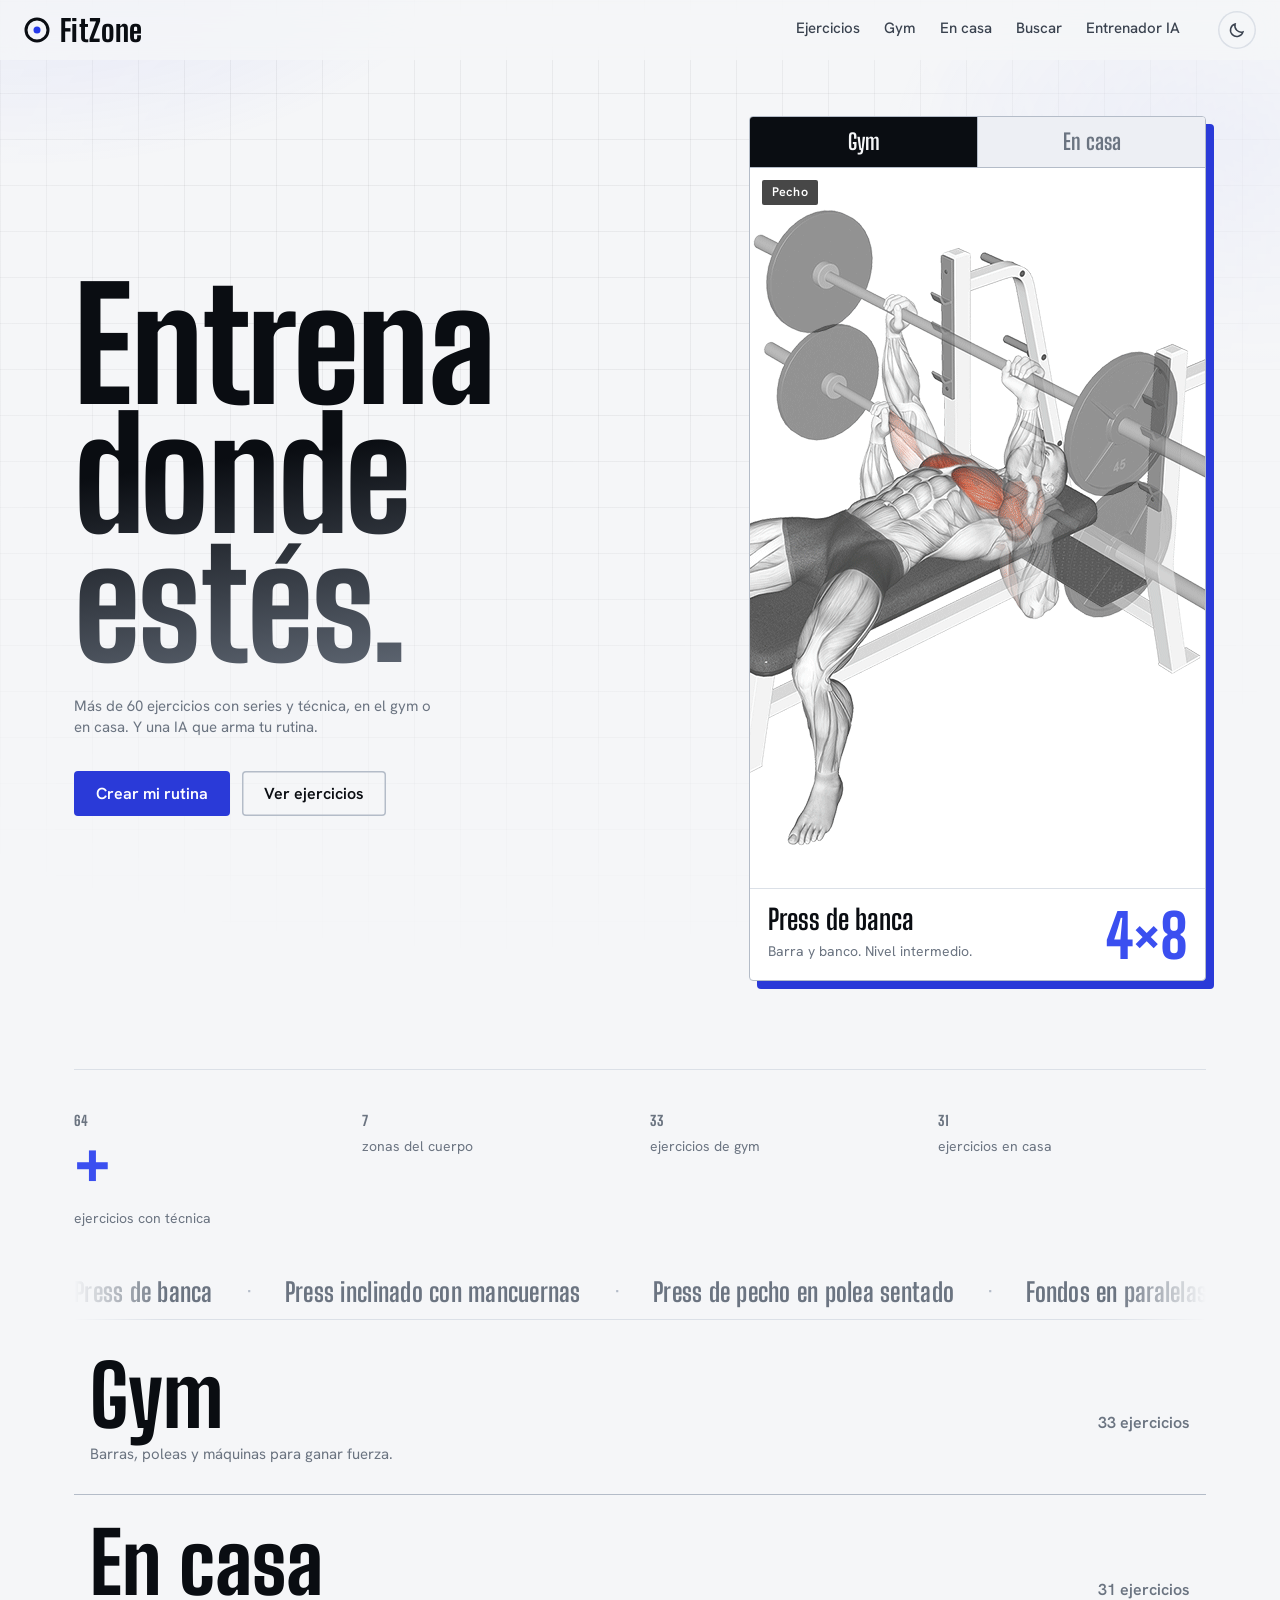
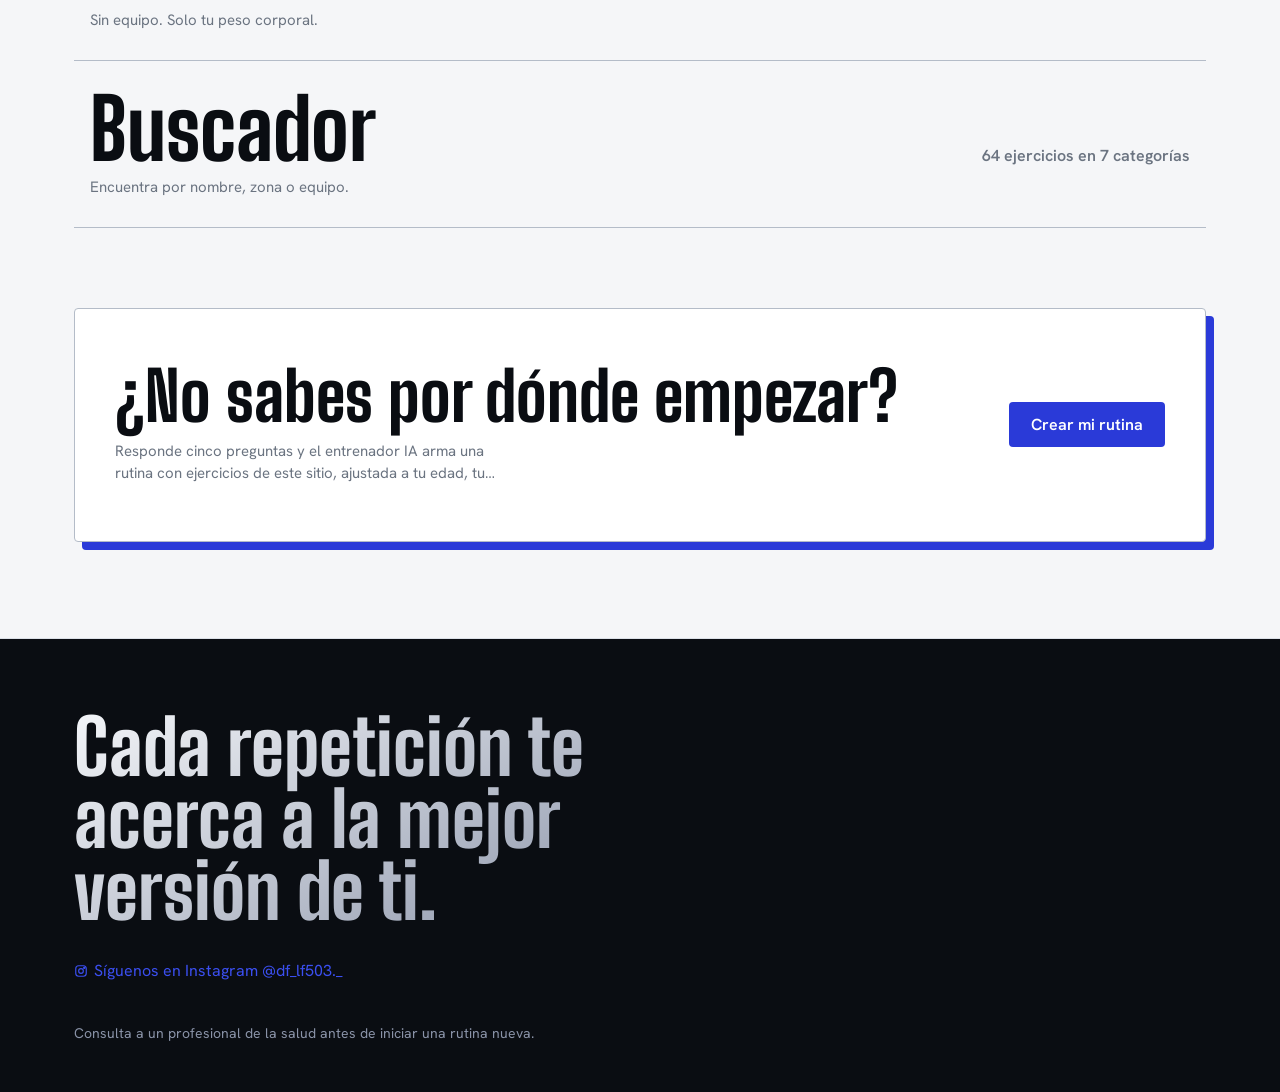
<file: index.html>
<!DOCTYPE html><html lang="es"><head><meta charset="utf-8"><meta name="viewport" content="width=device-width,initial-scale=1">
<title>FitZone · Entrena donde estés</title>
<meta name="description" content="Más de 60 ejercicios de gym y casa con series, técnica y nivel. Busca por zona o equipo y crea tu rutina personalizada con IA.">
<meta name="theme-color" content="#07090B">
<link rel="icon" href="img/favicon.svg" type="image/svg+xml">
<meta property="og:type" content="website"><meta property="og:site_name" content="FitZone">
<meta property="og:title" content="FitZone · Entrena donde estés"><meta property="og:locale" content="es_SV">
<meta property="og:description" content="Más de 60 ejercicios de gym y casa con series, técnica y nivel. Crea tu rutina personalizada con IA.">
<meta name="twitter:card" content="summary">
<link rel="preconnect" href="https://fonts.googleapis.com"><link rel="preconnect" href="https://fonts.gstatic.com" crossorigin><link rel="stylesheet" href="https://fonts.googleapis.com/css2?family=Big+Shoulders+Display:wght@700;800&family=Hanken+Grotesk:wght@400;500;600&display=swap"><script>try{document.documentElement.dataset.theme=localStorage.getItem("fz-theme")||(matchMedia("(prefers-color-scheme:light)").matches?"light":"dark")}catch(e){}</script><link rel="stylesheet" href="styles.css"></head><body data-page="index">
<header class="hero">
<div class="reveal"><h1>Entrena donde estés.</h1><p>Más de 60 ejercicios con series y técnica, en el gym o en casa. Y una IA que arma tu rutina.</p><div class="cta"><a class="btn" href="entrenador-ia.html">Crear mi rutina</a><a class="btn o" href="ejercicios.html">Ver ejercicios</a></div></div>
<figure class="hm reveal" style="--d:140ms"><div class="sw" role="group" aria-label="Lugar de entrenamiento" data-p="gym"><button type="button" data-p="gym" aria-pressed="true">Gym</button><button type="button" data-p="casa" aria-pressed="false">En casa</button></div><button type="button" class="hi" id="hb" aria-label="Ver detalles del ejercicio"><span class="hib" id="hbcat">Pecho</span><img id="hp" src="img/press-de-banca.gif" alt="Press de banca" width="720" height="720"><span class="hih">Ver ejercicio <svg width="16" height="16" viewBox="0 0 24 24" fill="none" stroke="currentColor" stroke-width="2.2" stroke-linecap="round" aria-hidden="true"><path d="M5 12h14M13 6l6 6-6 6"/></svg></span></button><figcaption class="hc"><div><strong id="hn">Press de banca</strong><small id="hd">Barra y banco. Nivel intermedio.</small></div><span class="sr" id="hs">4×8</span></figcaption></figure>
</header>
<main class="wrap">
<section class="stats" aria-label="Cifras de FitZone">
<div class="stat reveal"><b><span data-count="64">64</span><i>+</i></b><span>ejercicios con técnica</span></div>
<div class="stat reveal" style="--d:80ms"><b><span data-count="7">7</span></b><span>zonas del cuerpo</span></div>
<div class="stat reveal" style="--d:160ms"><b><span data-count="33">33</span></b><span>ejercicios de gym</span></div>
<div class="stat reveal" style="--d:240ms"><b><span data-count="31">31</span></b><span>ejercicios en casa</span></div>
</section>
<div class="ticker" aria-hidden="true"><div class="track" id="track"></div></div>
<div class="dir">
<a class="dr reveal" href="gym.html"><h3>Gym</h3><span class="ct" id="cg"></span><p>Barras, poleas y máquinas para ganar fuerza.</p></a>
<a class="dr reveal" style="--d:80ms" href="casa.html"><h3>En casa</h3><span class="ct" id="cc"></span><p>Sin equipo. Solo tu peso corporal.</p></a>
<a class="dr reveal" style="--d:160ms" href="buscar.html"><h3>Buscador</h3><span class="ct" id="ck"></span><p>Encuentra por nombre, zona o equipo.</p></a>
</div>
<section class="band reveal"><div><h2>¿No sabes por dónde empezar?</h2><p>Responde cinco preguntas y el entrenador IA arma una rutina con ejercicios de este sitio, ajustada a tu edad, tu equipo y la zona que quieres trabajar.</p></div><div><a class="btn" href="entrenador-ia.html">Crear mi rutina</a></div></section>
</main>
<script src="app.js"></script></body></html>
</file>
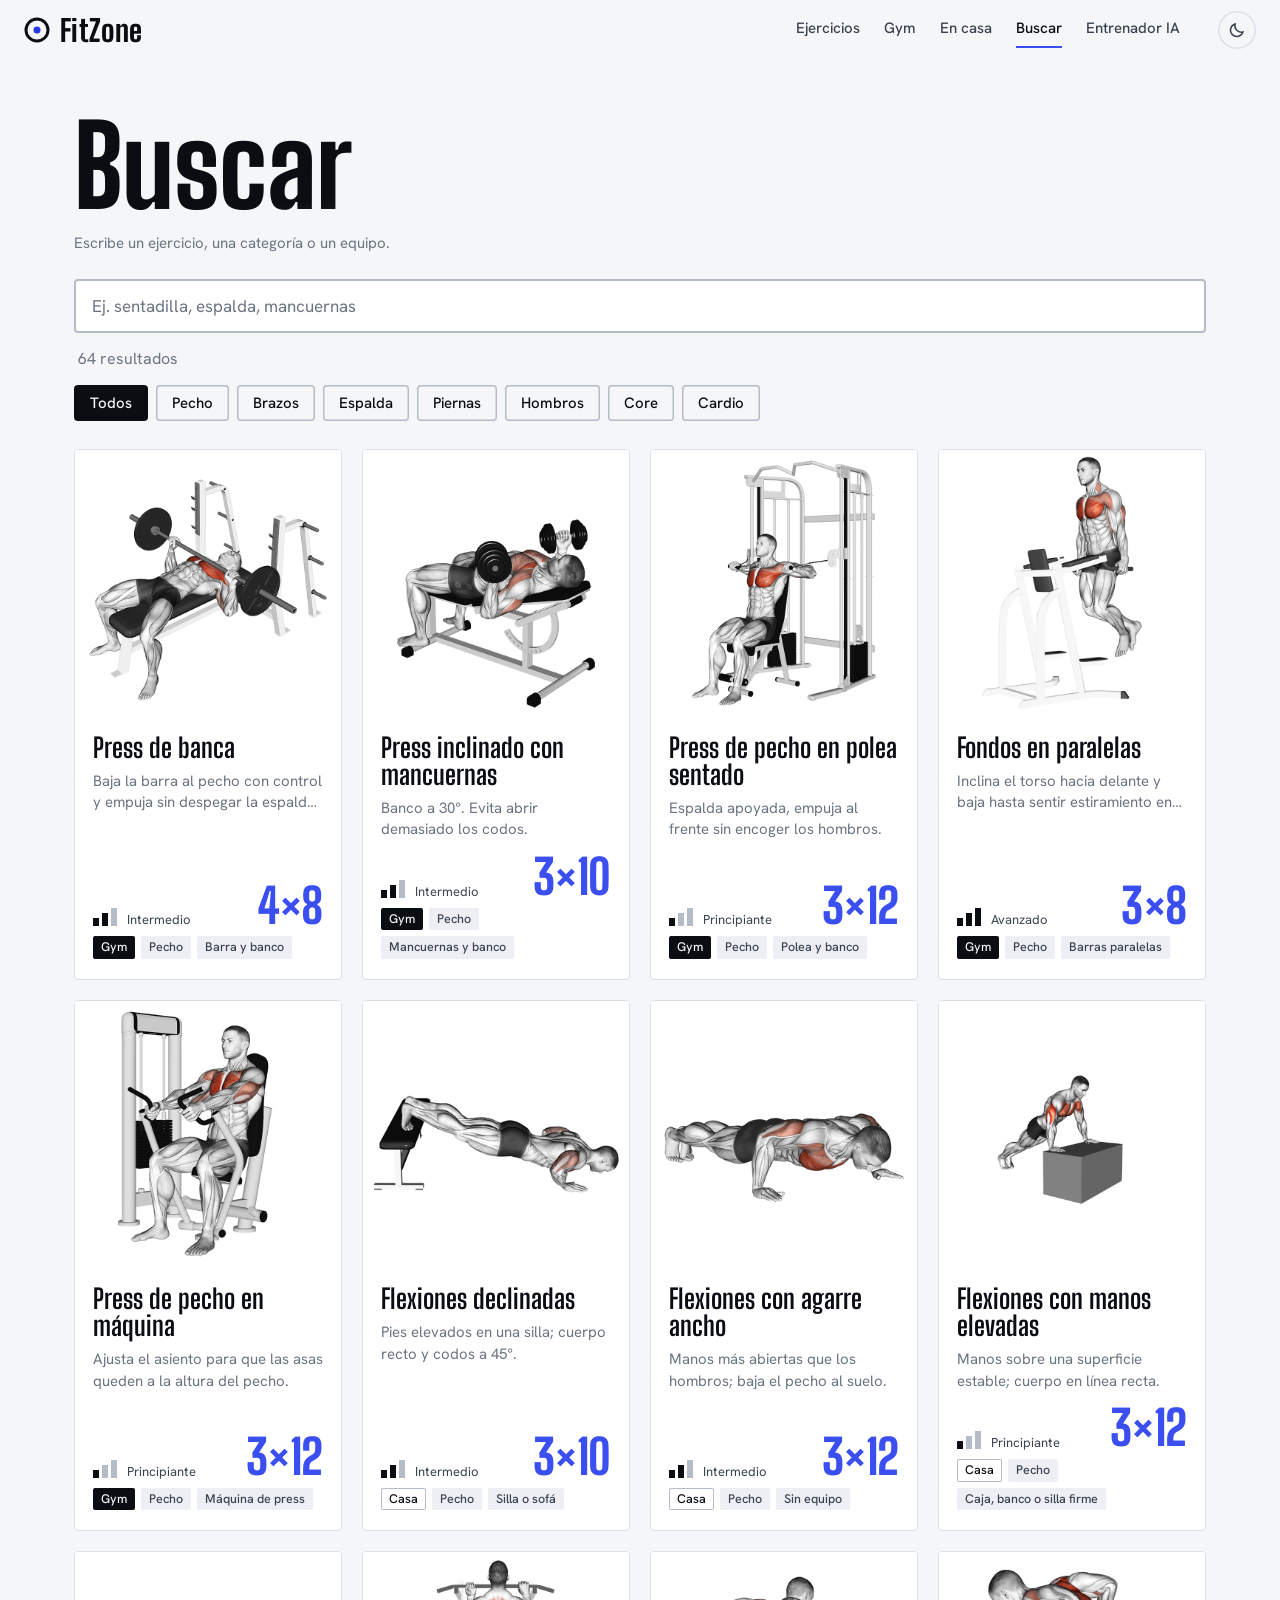
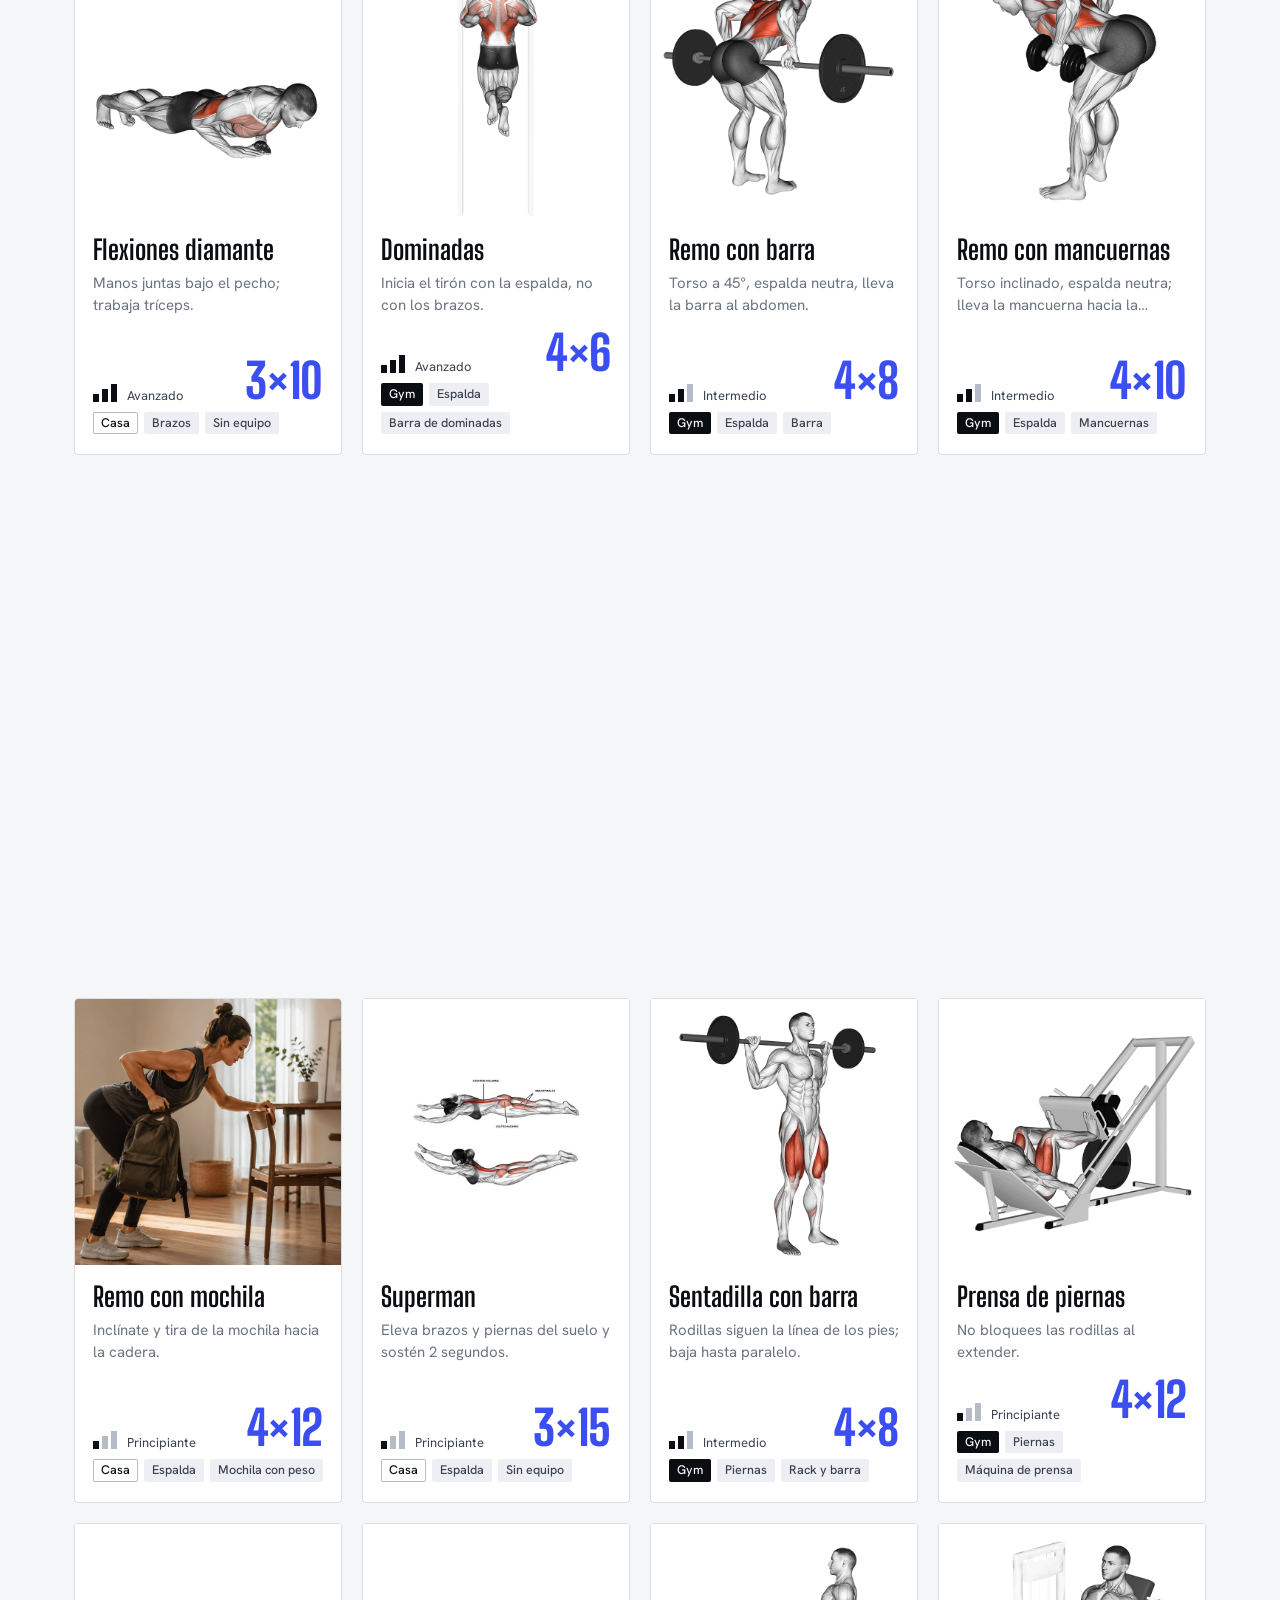
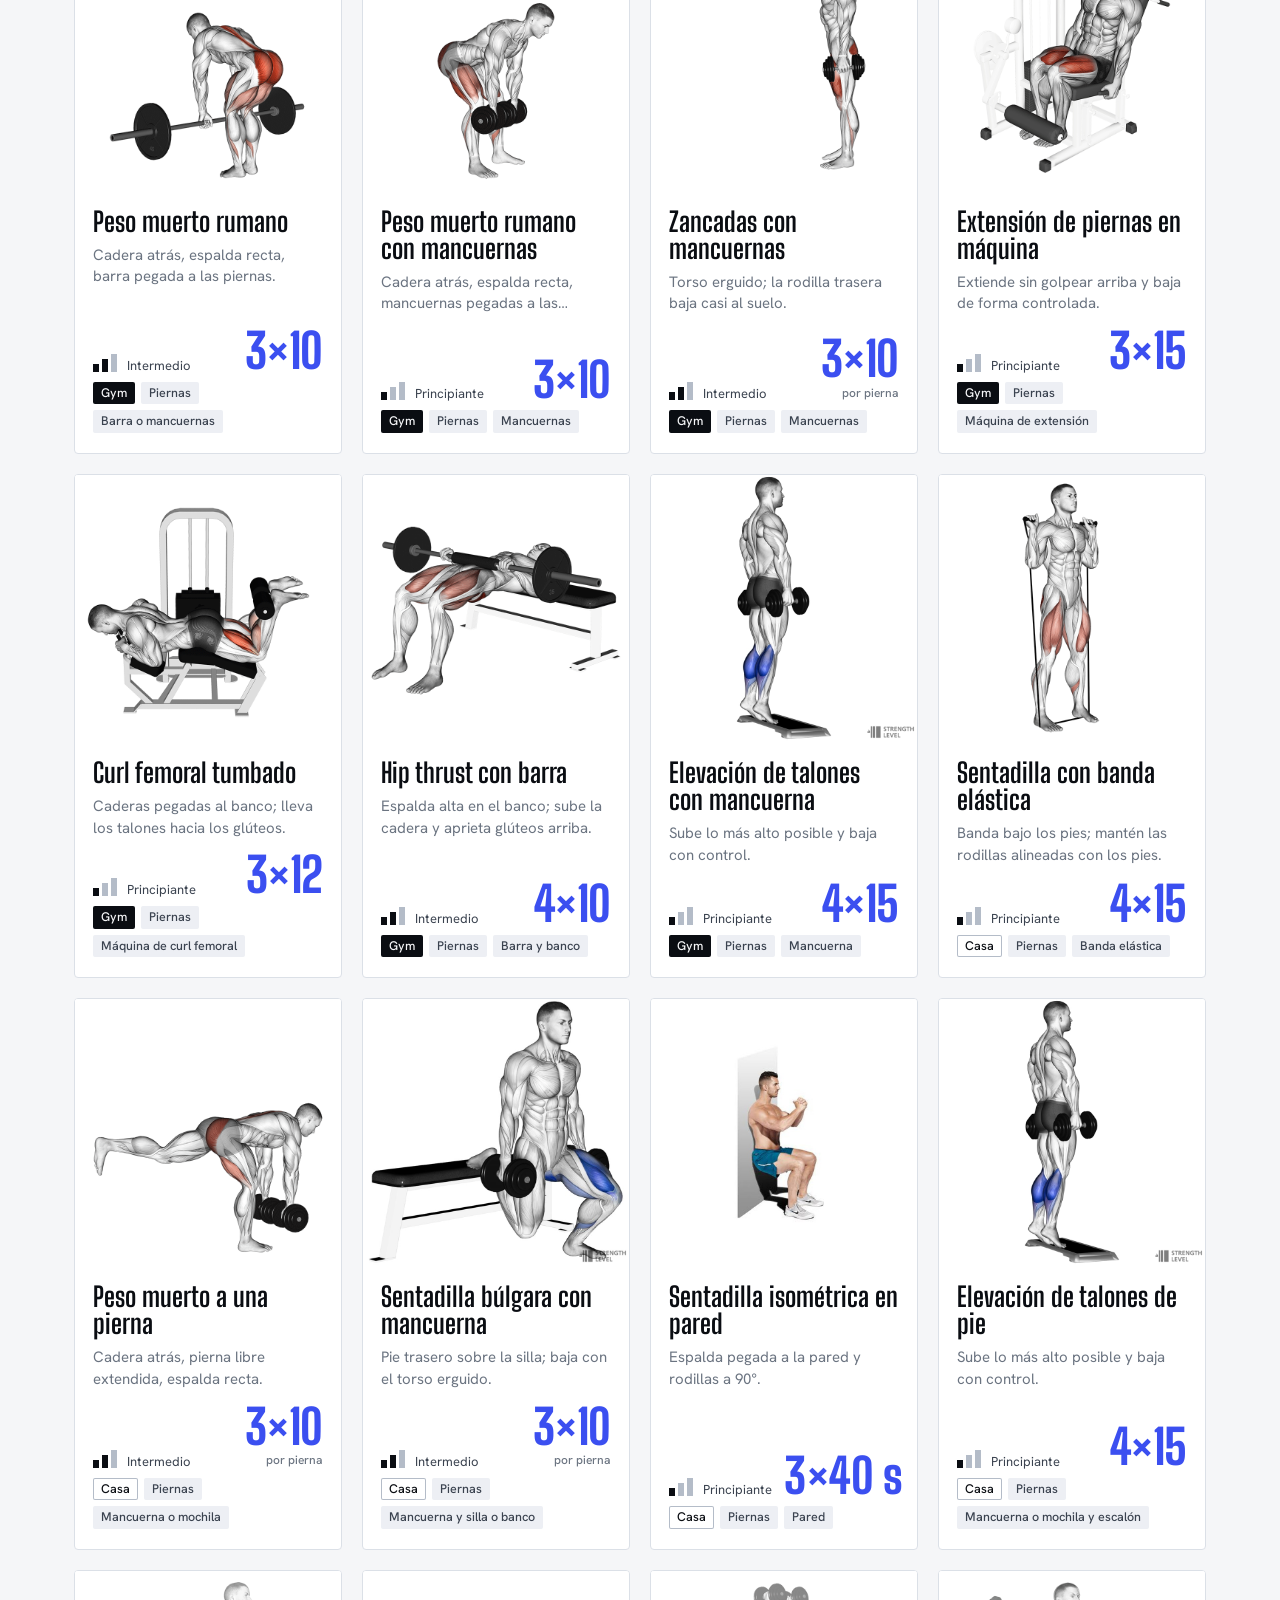
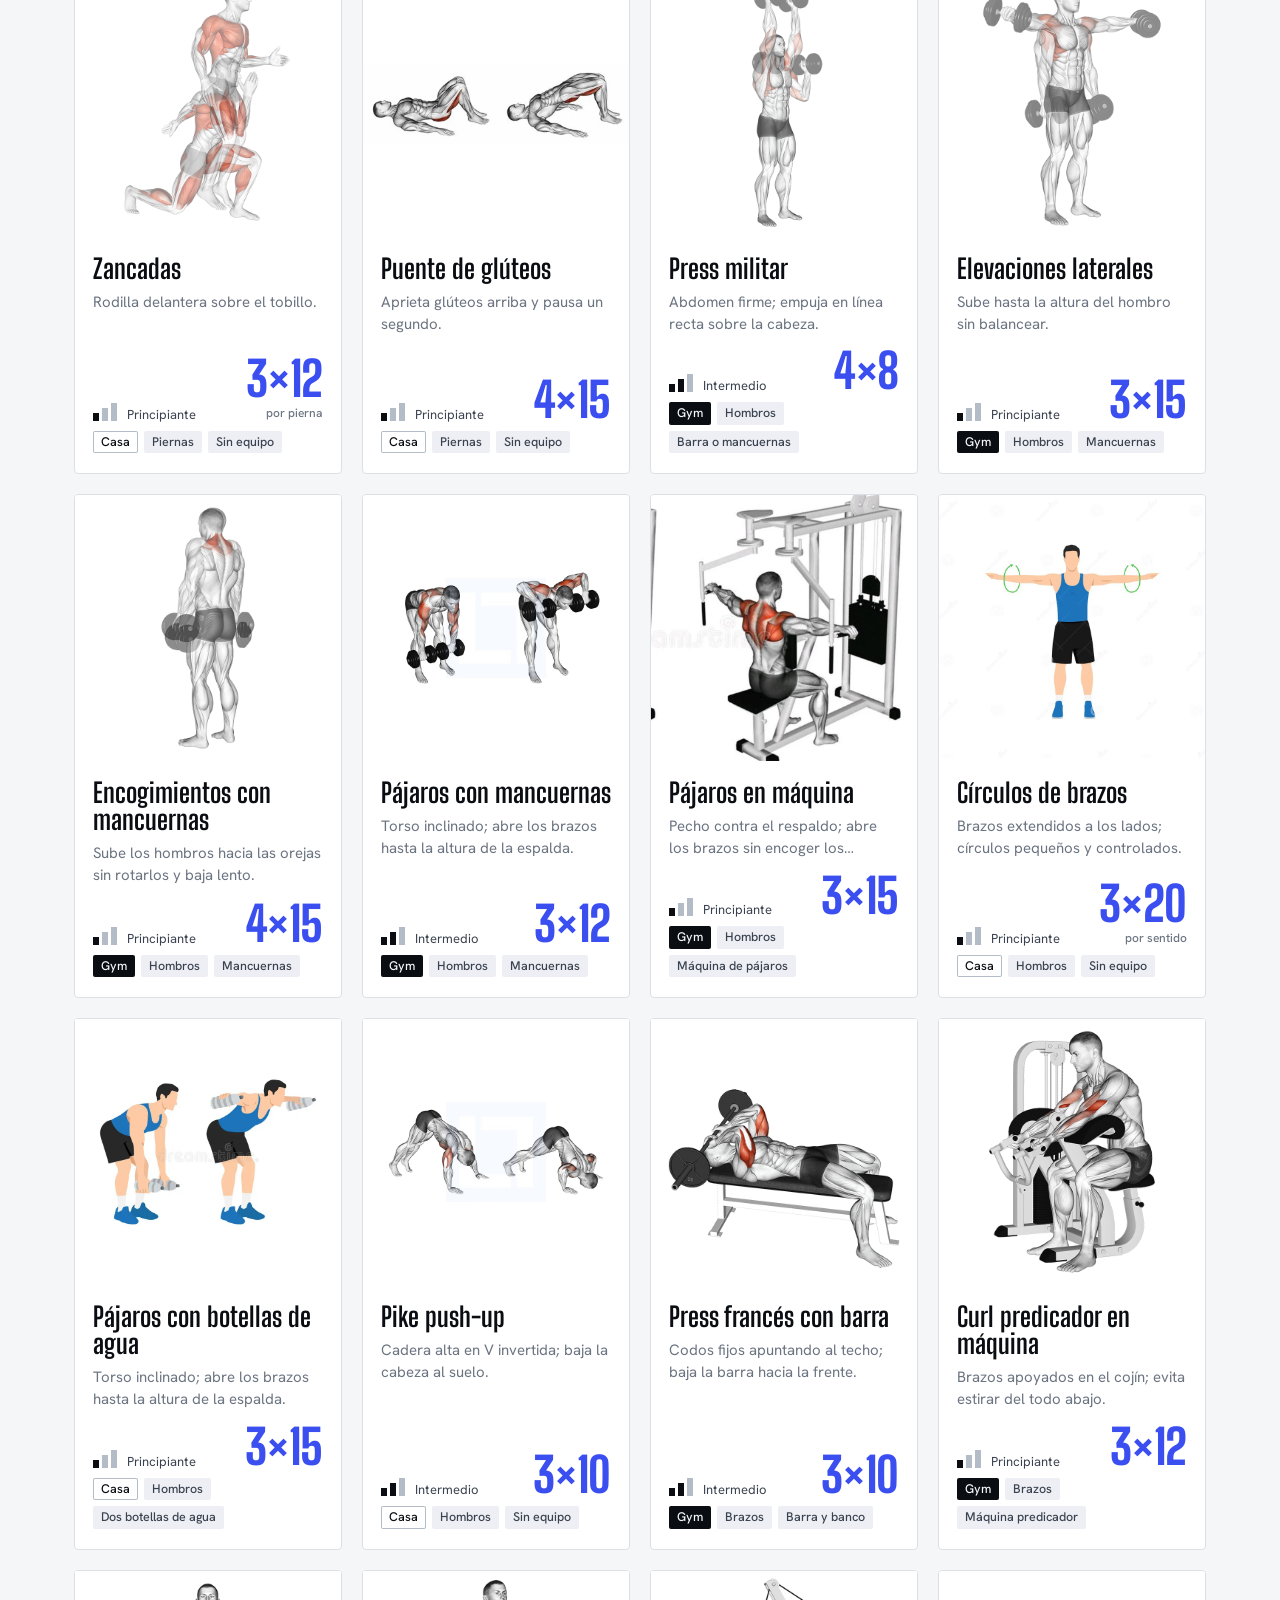
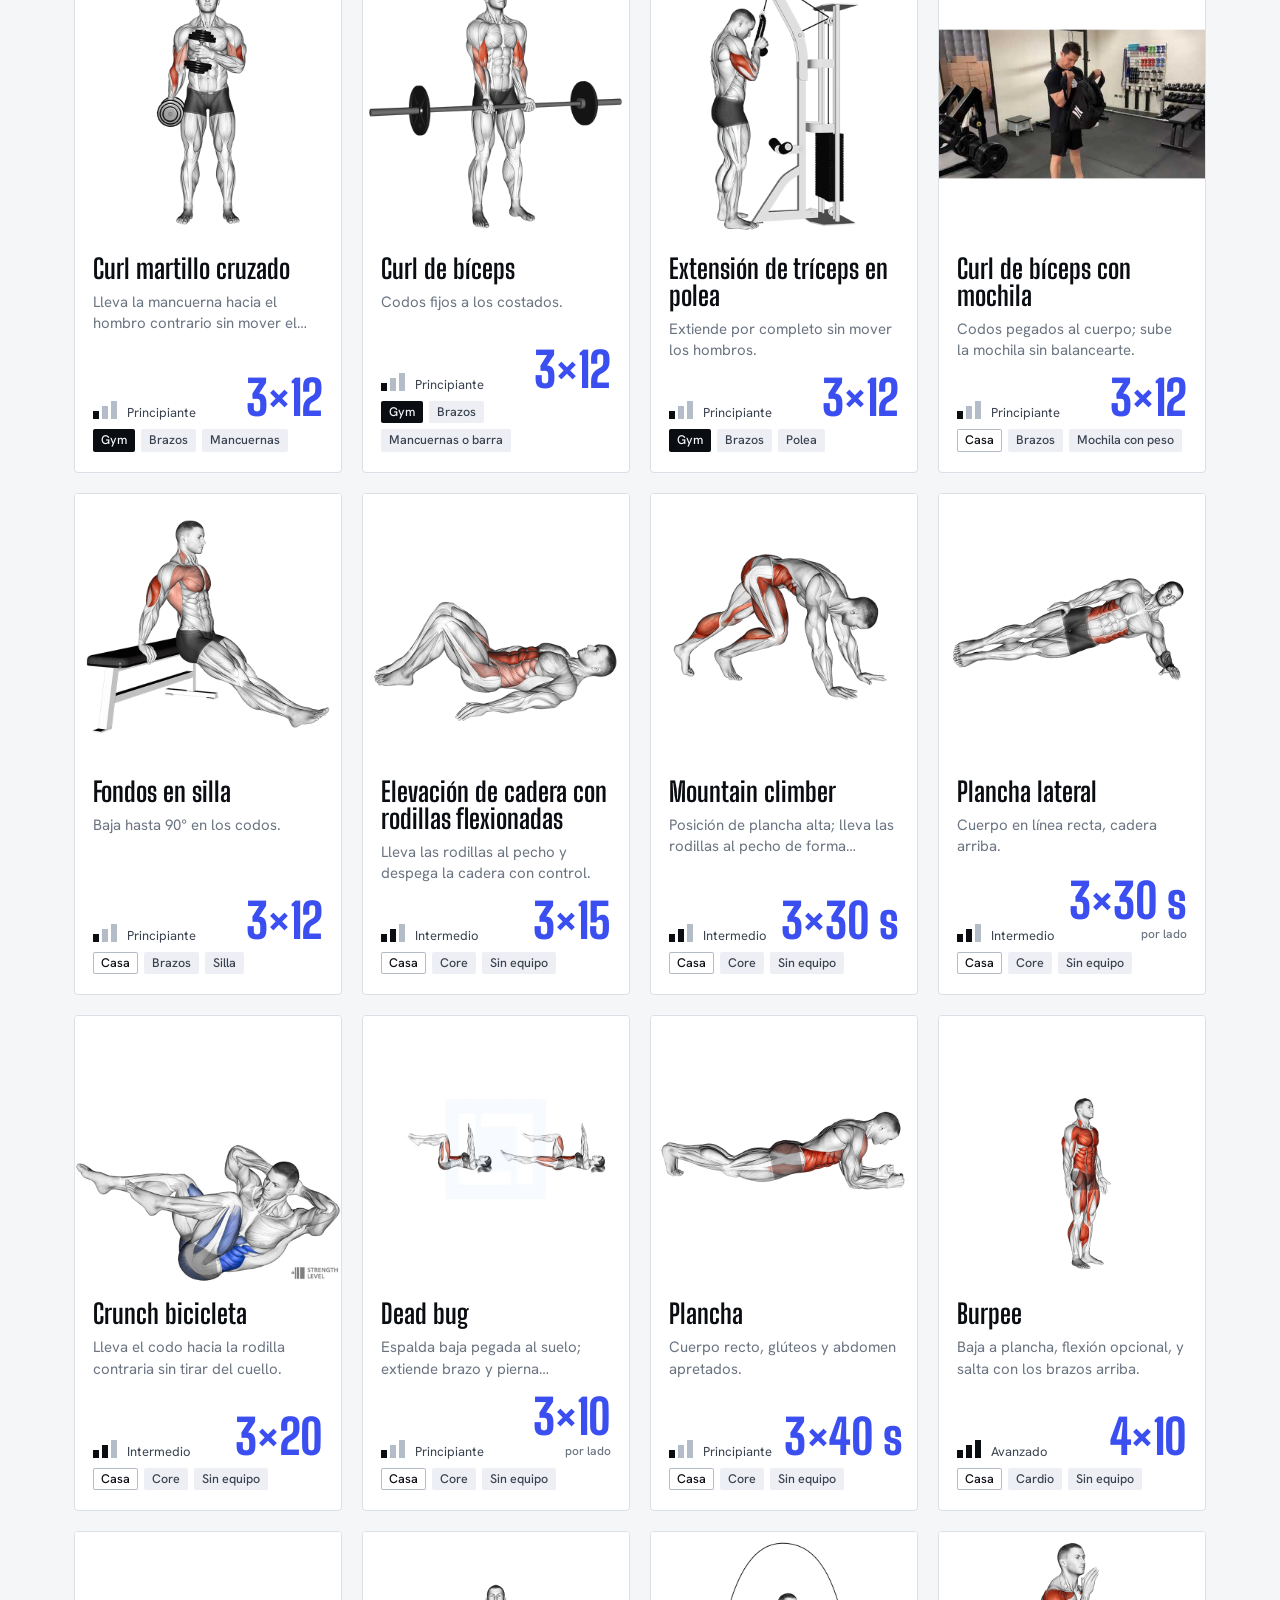
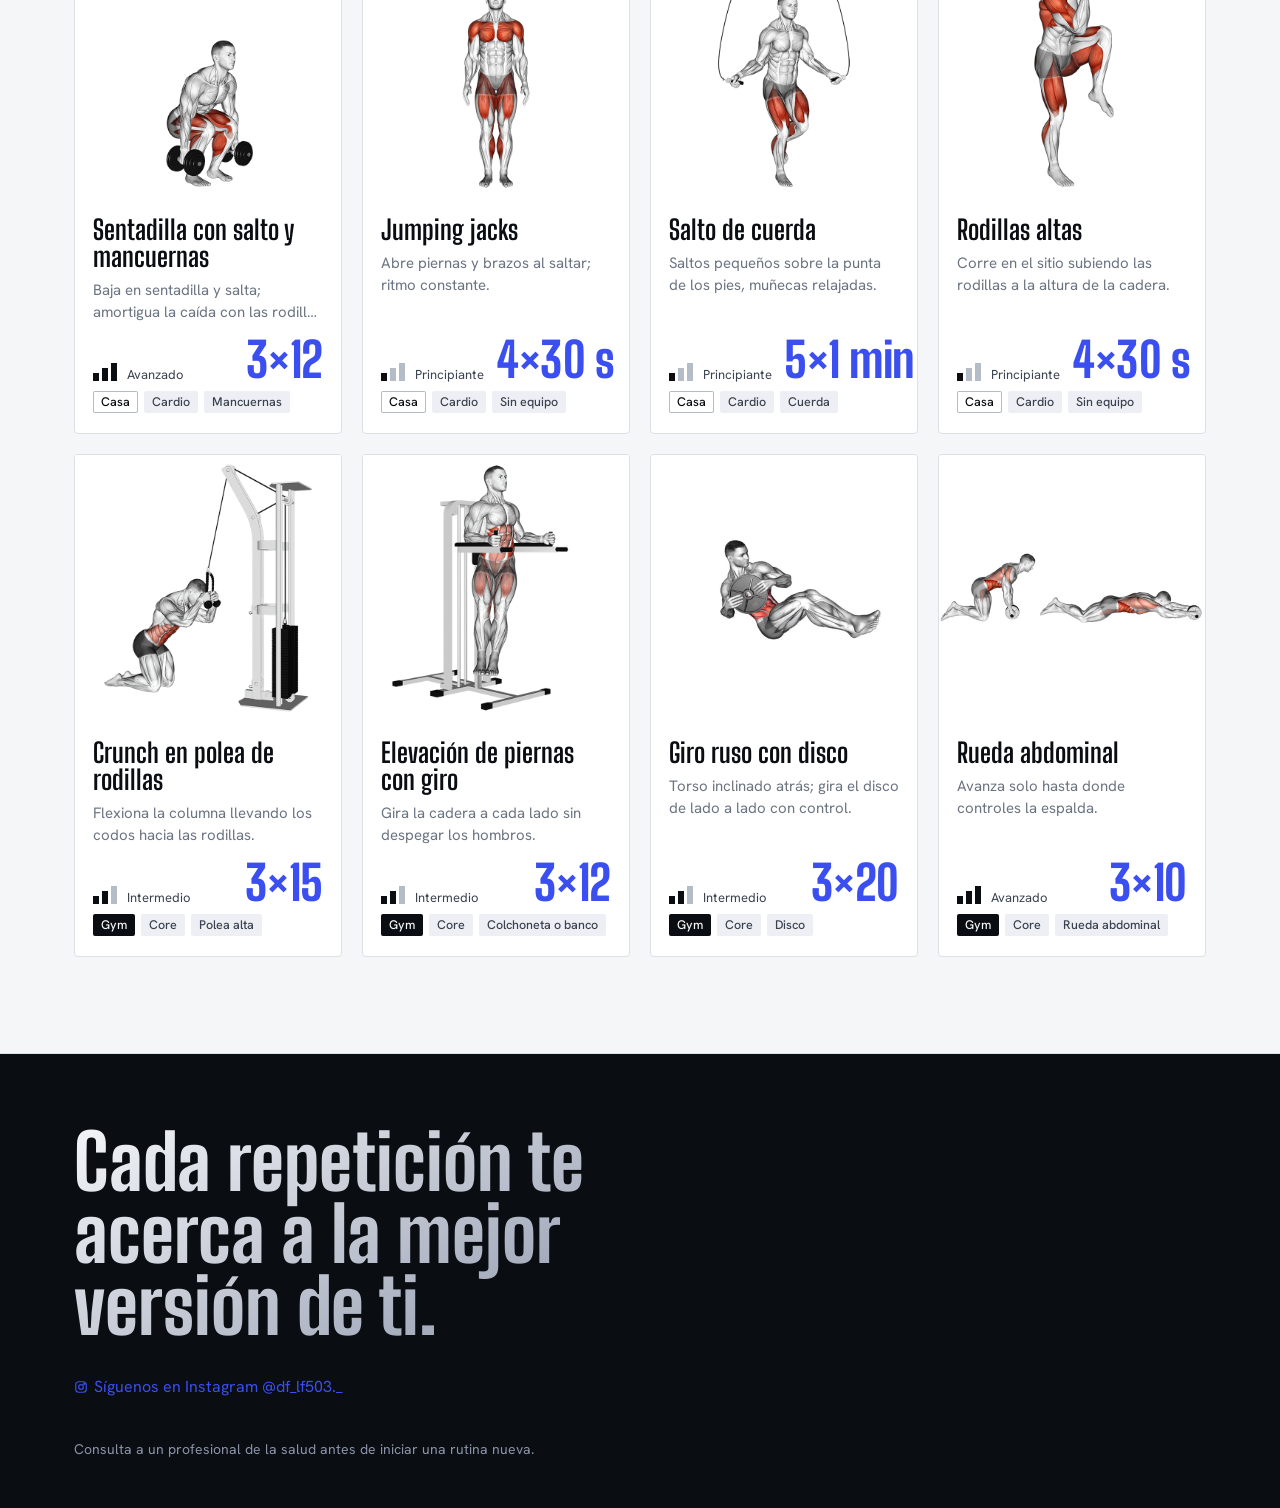
<file: buscar.html>
<!DOCTYPE html><html lang="es"><head><meta charset="utf-8"><meta name="viewport" content="width=device-width,initial-scale=1"><title>Buscar · FitZone</title>
<meta name="description" content="Busca ejercicios por nombre, zona del cuerpo o equipo disponible en FitZone.">
<meta name="theme-color" content="#07090B">
<link rel="icon" href="img/favicon.svg" type="image/svg+xml">
<meta property="og:type" content="website"><meta property="og:site_name" content="FitZone"><meta property="og:locale" content="es_SV">
<meta property="og:title" content="Buscar · FitZone"><meta property="og:description" content="Busca ejercicios por nombre, zona del cuerpo o equipo disponible en FitZone.">
<meta name="twitter:card" content="summary"><link rel="preconnect" href="https://fonts.googleapis.com"><link rel="preconnect" href="https://fonts.gstatic.com" crossorigin><link rel="stylesheet" href="https://fonts.googleapis.com/css2?family=Big+Shoulders+Display:wght@700;800&family=Hanken+Grotesk:wght@400;500;600&display=swap"><script>try{document.documentElement.dataset.theme=localStorage.getItem("fz-theme")||(matchMedia("(prefers-color-scheme:light)").matches?"light":"dark")}catch(e){}</script><link rel="stylesheet" href="styles.css"></head><body data-page="search">
<div class="wrap page-h reveal"><h1>Buscar</h1><p>Escribe un ejercicio, una categoría o un equipo.</p></div><div class="wrap"><input id="q" type="search" placeholder="Ej. sentadilla, espalda, mancuernas" aria-label="Buscar ejercicio o categoría"><p class="muted" id="count" style="margin:14px 4px"></p><div class="chips" id="chips"></div><div class="grid" id="grid"></div></div>
<script src="app.js"></script></body></html>
</file>
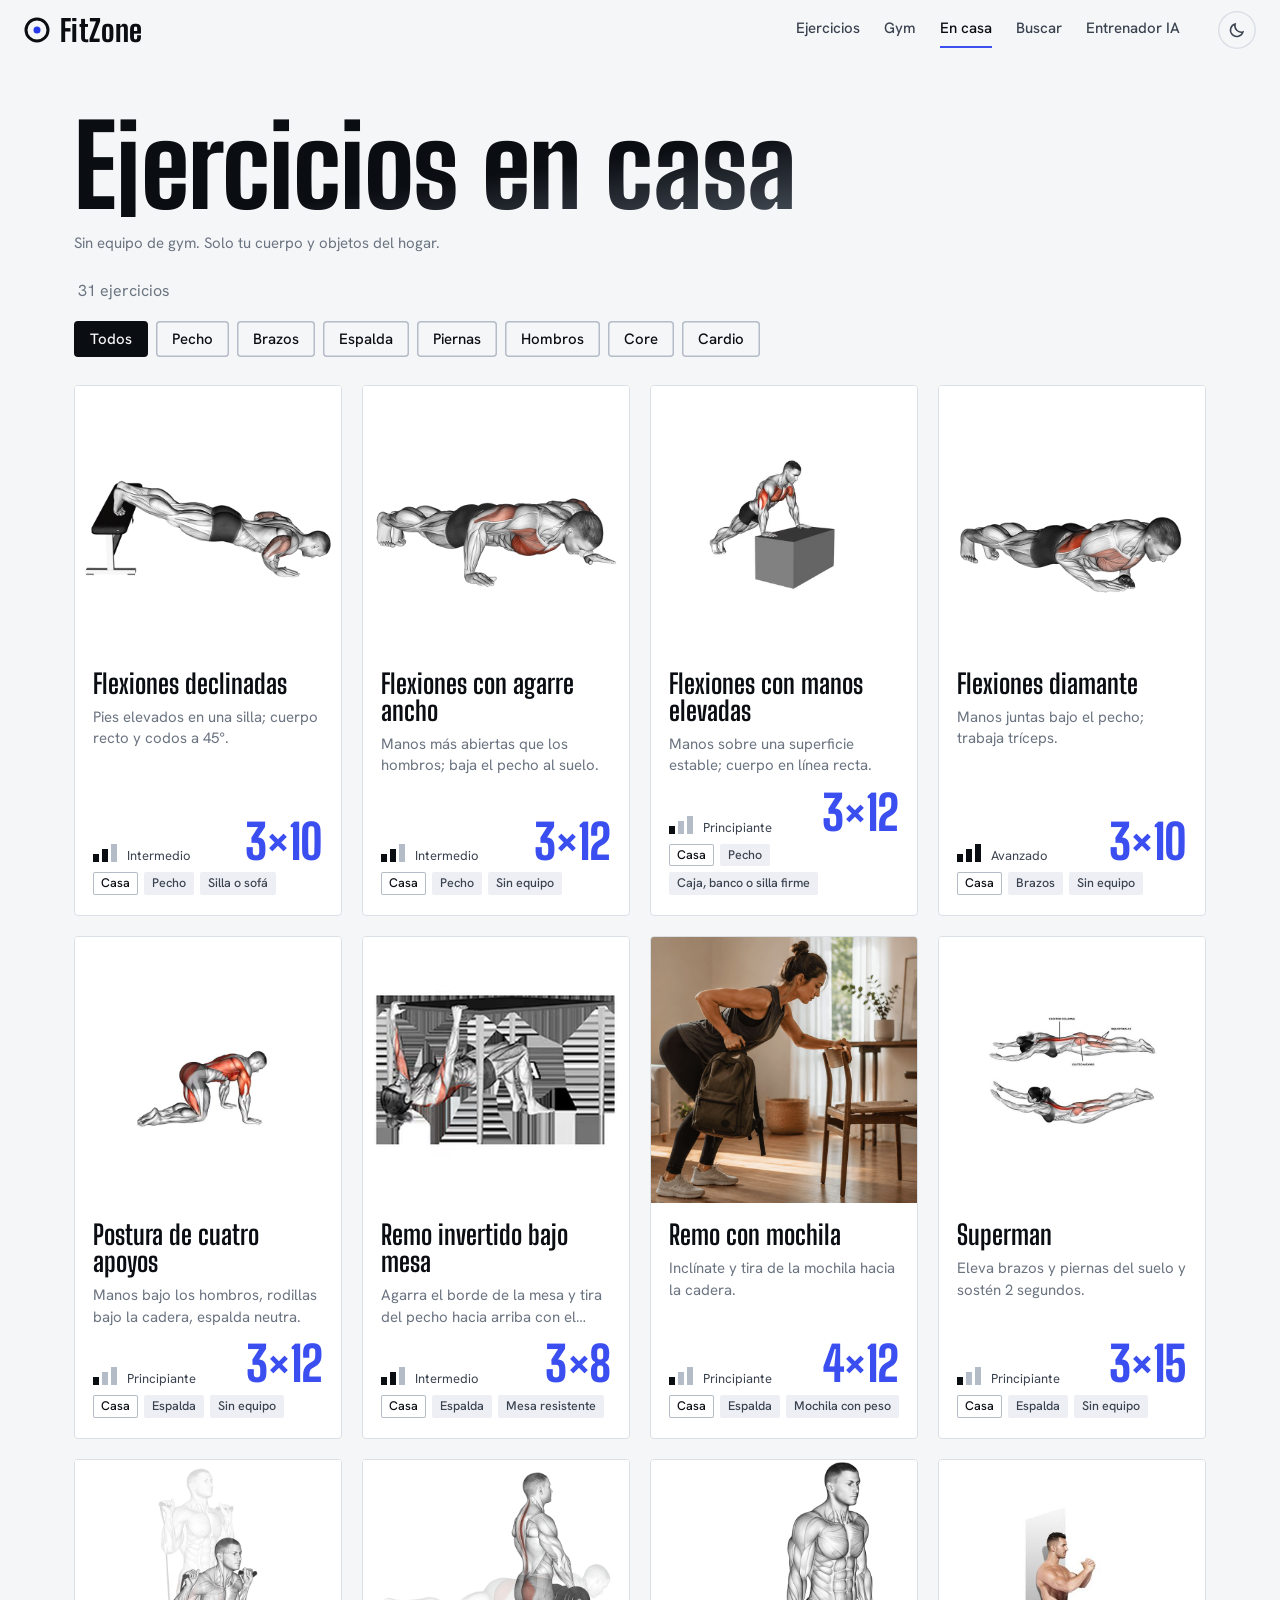
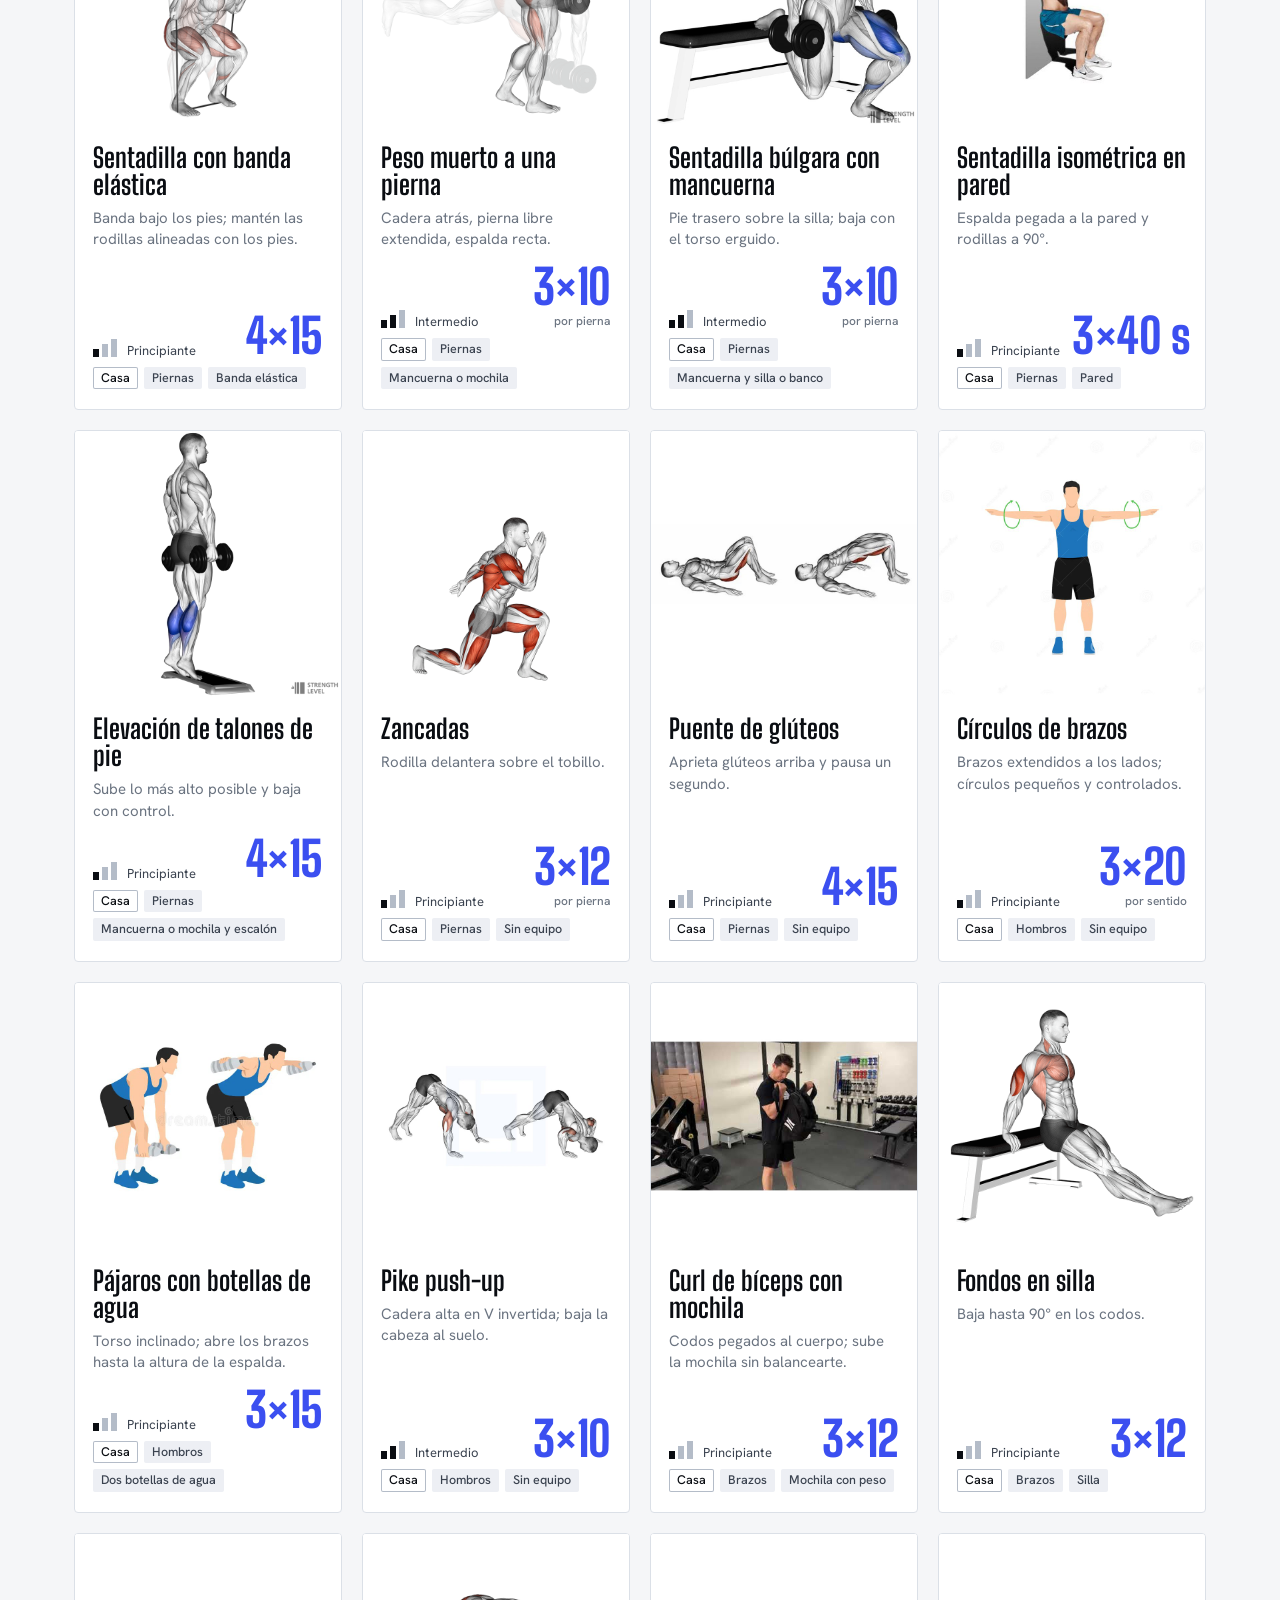
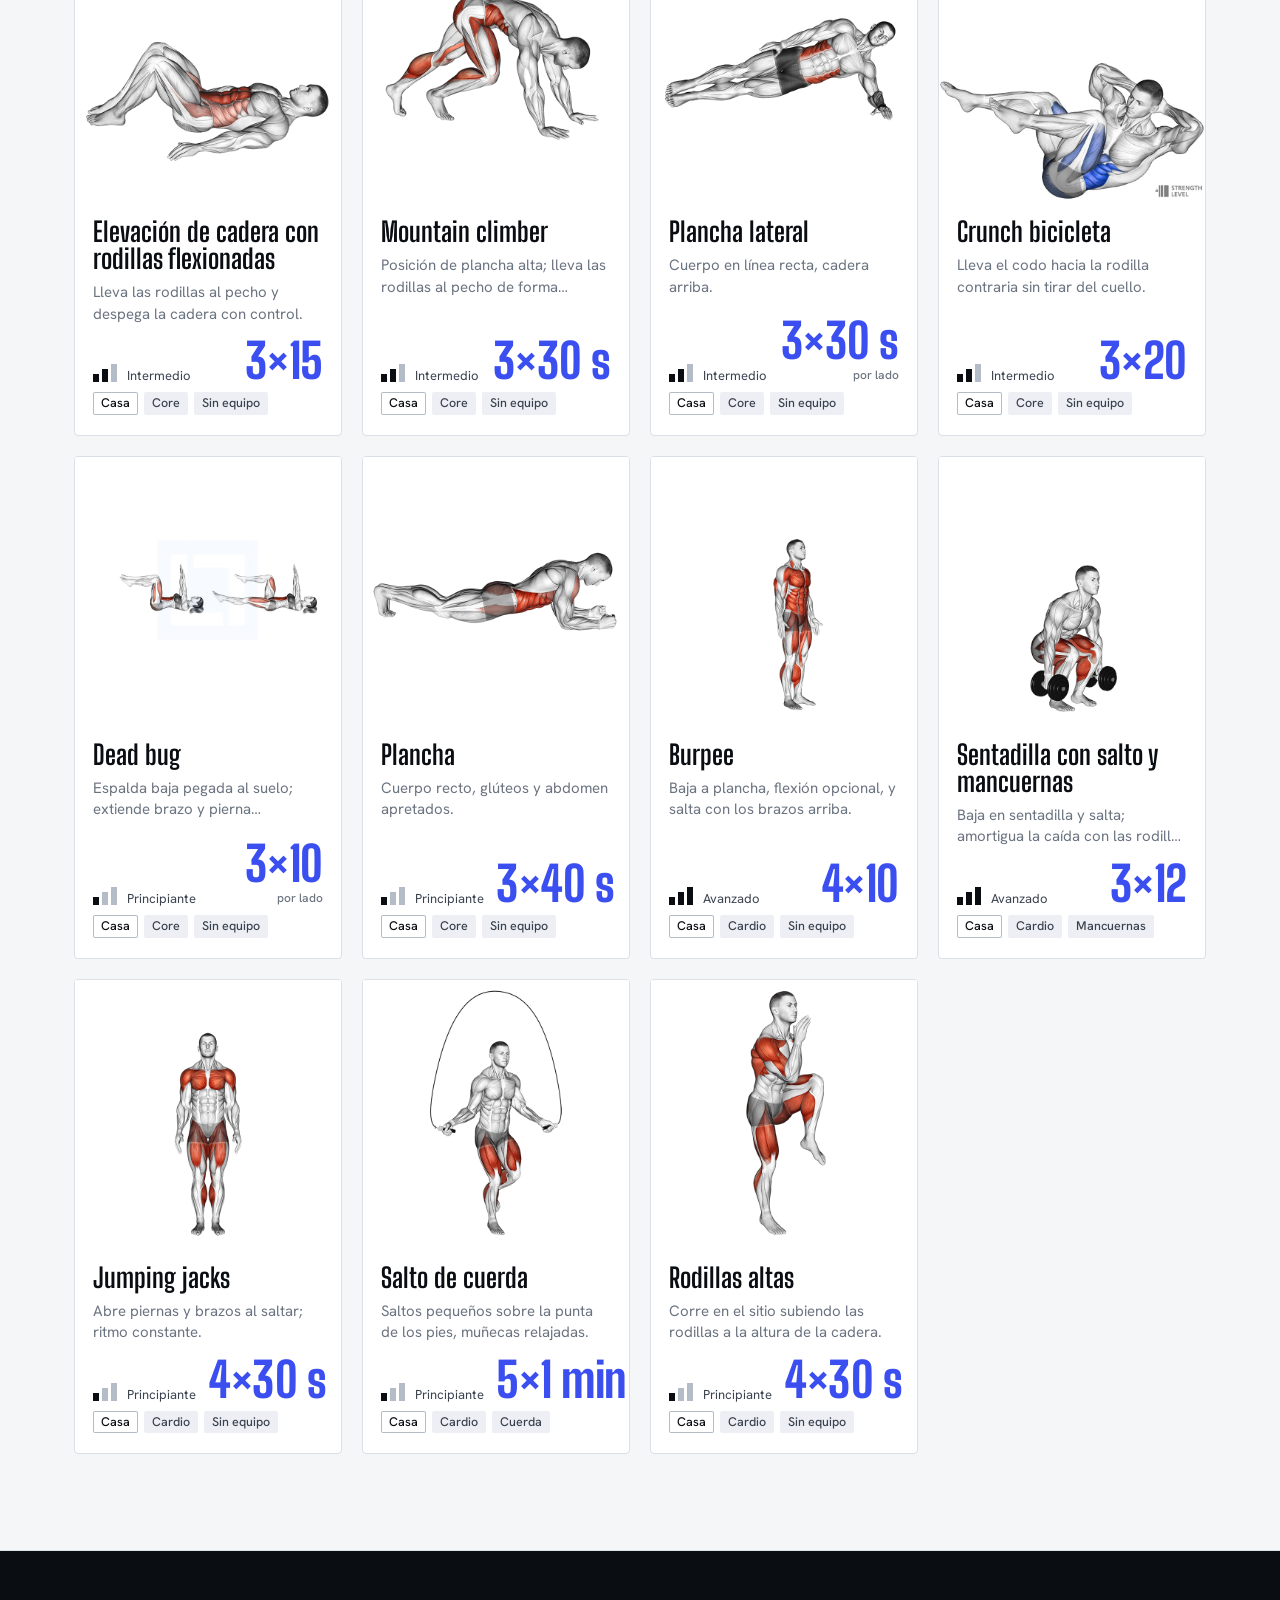
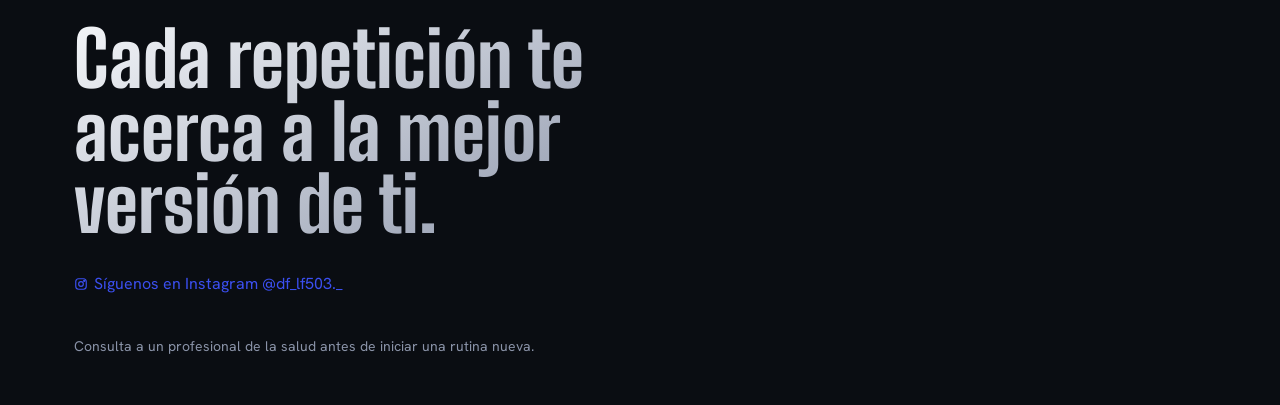
<file: casa.html>
<!DOCTYPE html><html lang="es"><head><meta charset="utf-8"><meta name="viewport" content="width=device-width,initial-scale=1"><title>Ejercicios en casa · FitZone</title>
<meta name="description" content="Ejercicios para hacer en casa sin equipo de gym: peso corporal, silla, mochila o botellas de agua.">
<meta name="theme-color" content="#07090B">
<link rel="icon" href="img/favicon.svg" type="image/svg+xml">
<meta property="og:type" content="website"><meta property="og:site_name" content="FitZone"><meta property="og:locale" content="es_SV">
<meta property="og:title" content="Ejercicios en casa · FitZone"><meta property="og:description" content="Ejercicios para hacer en casa sin equipo de gym: peso corporal, silla, mochila o botellas de agua.">
<meta name="twitter:card" content="summary"><link rel="preconnect" href="https://fonts.googleapis.com"><link rel="preconnect" href="https://fonts.gstatic.com" crossorigin><link rel="stylesheet" href="https://fonts.googleapis.com/css2?family=Big+Shoulders+Display:wght@700;800&family=Hanken+Grotesk:wght@400;500;600&display=swap"><script>try{document.documentElement.dataset.theme=localStorage.getItem("fz-theme")||(matchMedia("(prefers-color-scheme:light)").matches?"light":"dark")}catch(e){}</script><link rel="stylesheet" href="styles.css"></head><body data-page="home">
<div class="wrap page-h reveal"><h1>Ejercicios en casa</h1><p>Sin equipo de gym. Solo tu cuerpo y objetos del hogar.</p></div><div class="wrap"><p class="muted" id="count" style="margin:0 4px 18px"></p><div class="chips" id="chips"></div><div class="grid" id="grid"></div></div>
<script src="app.js"></script></body></html>
</file>
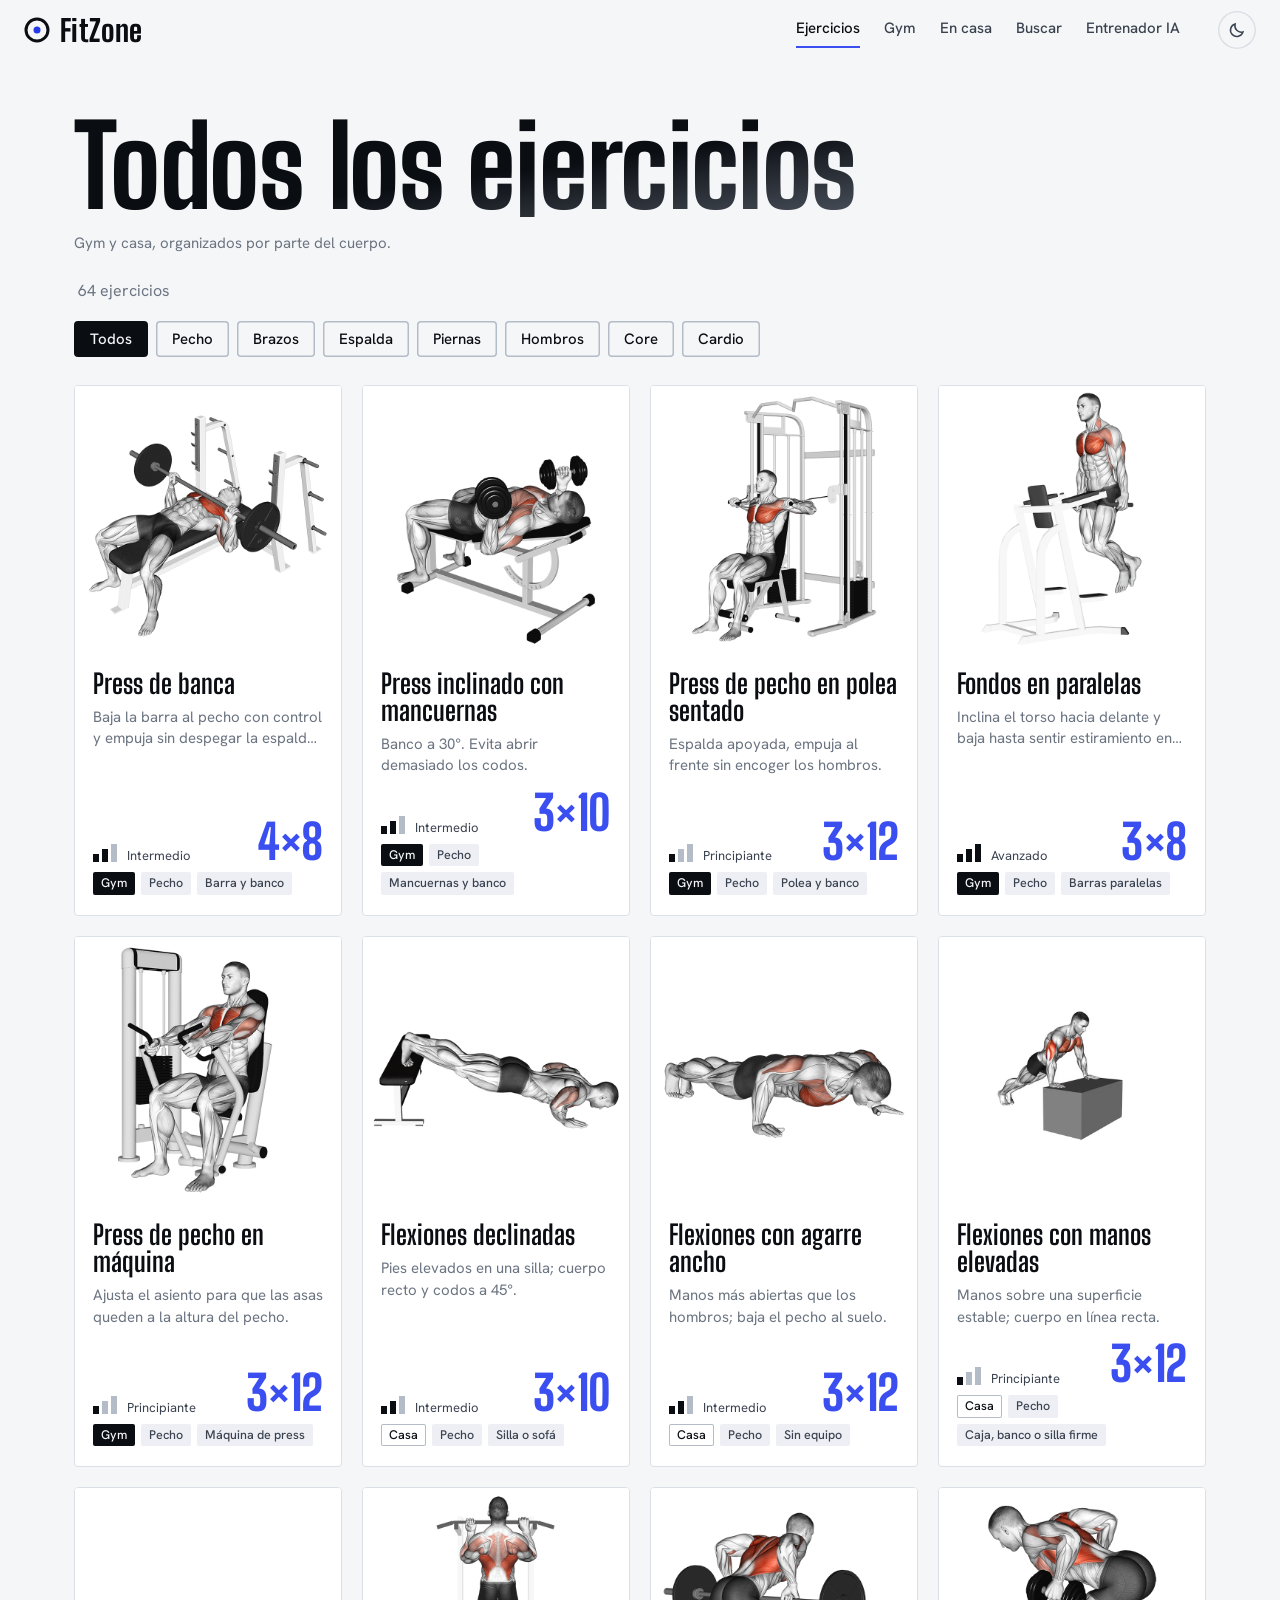
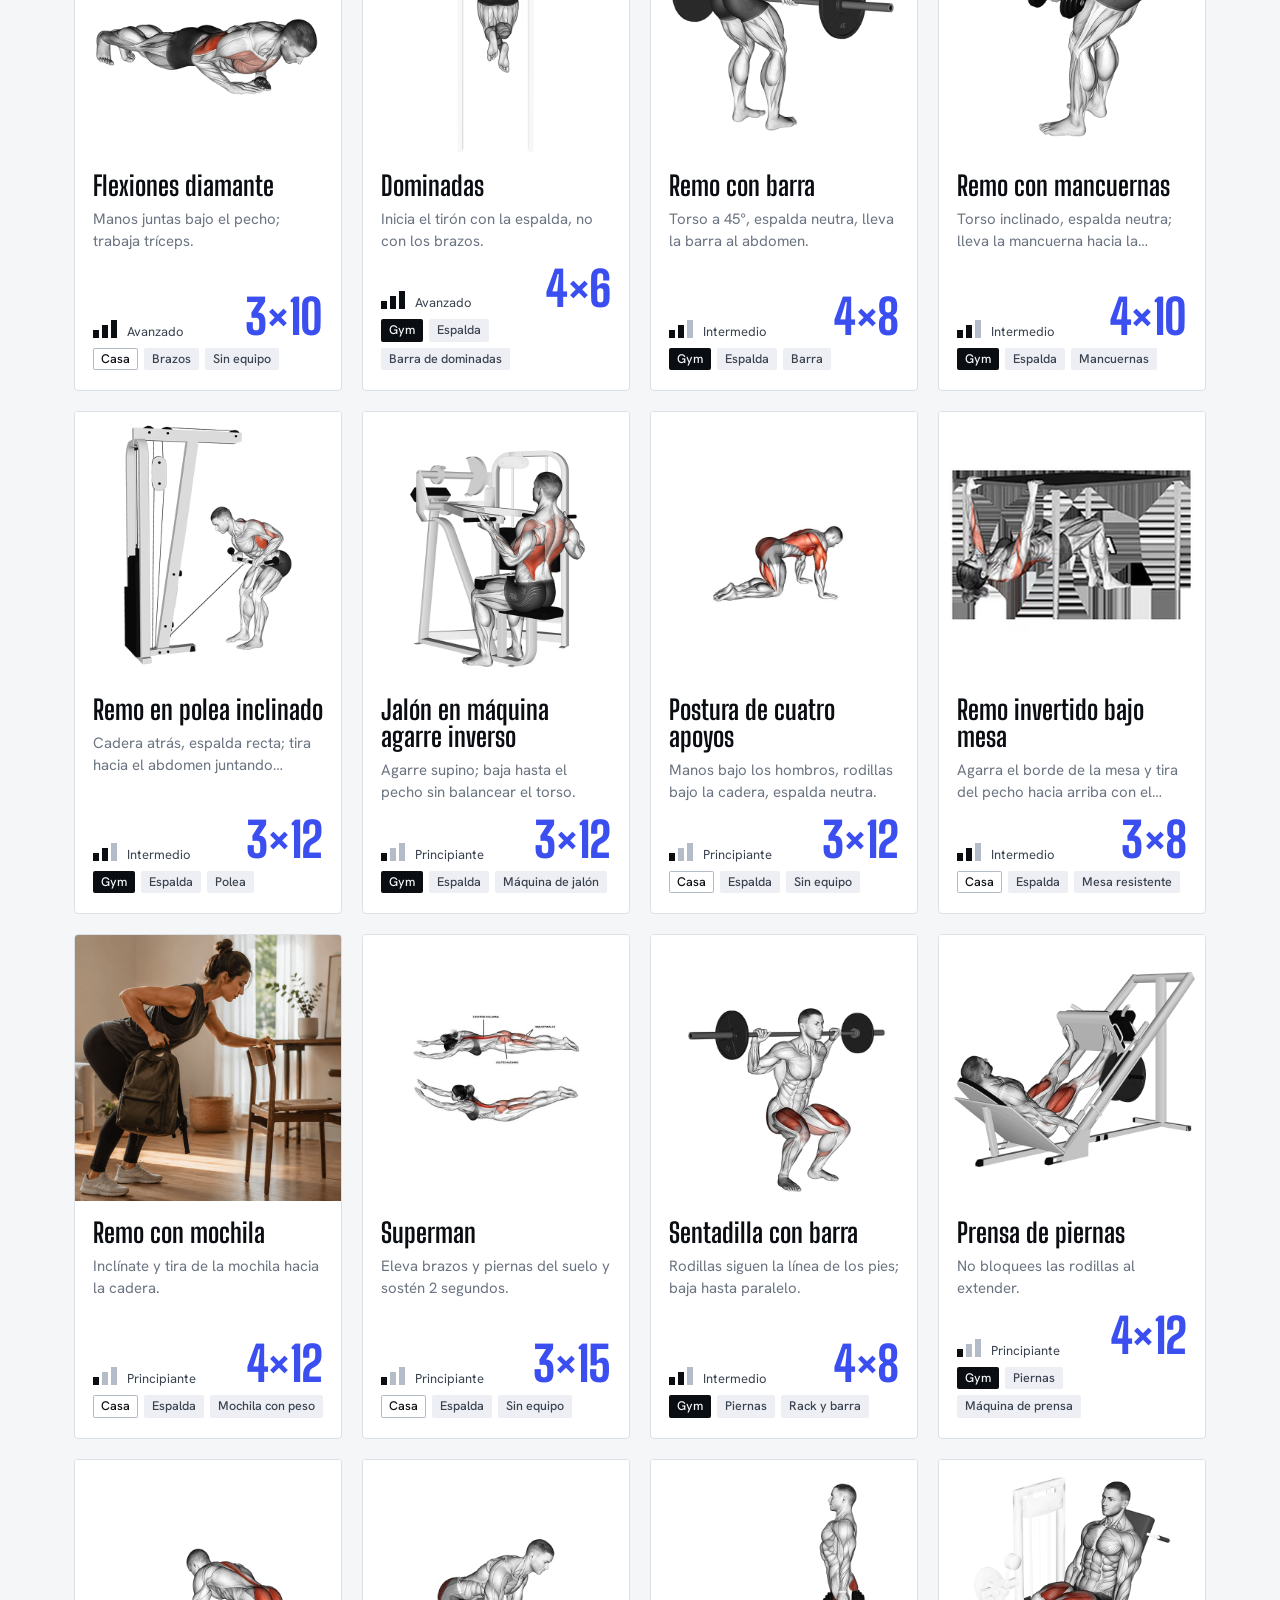
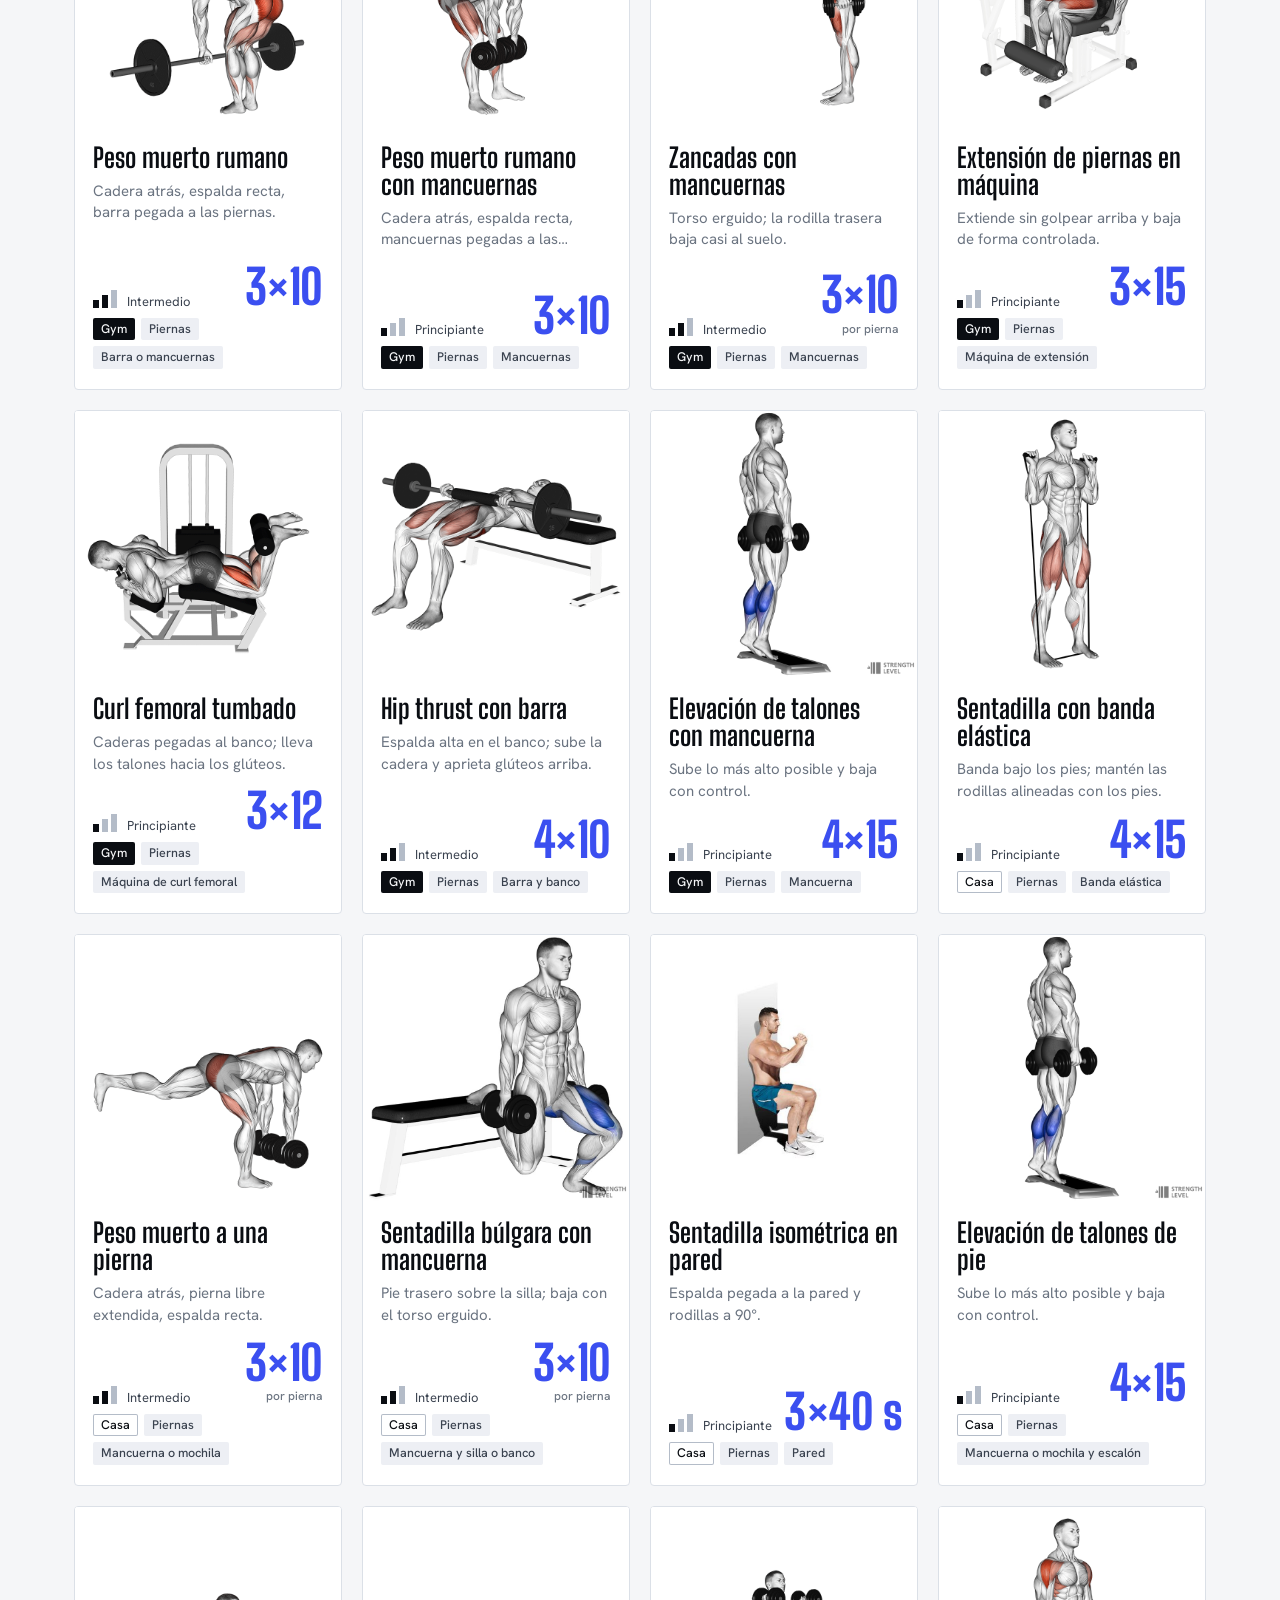
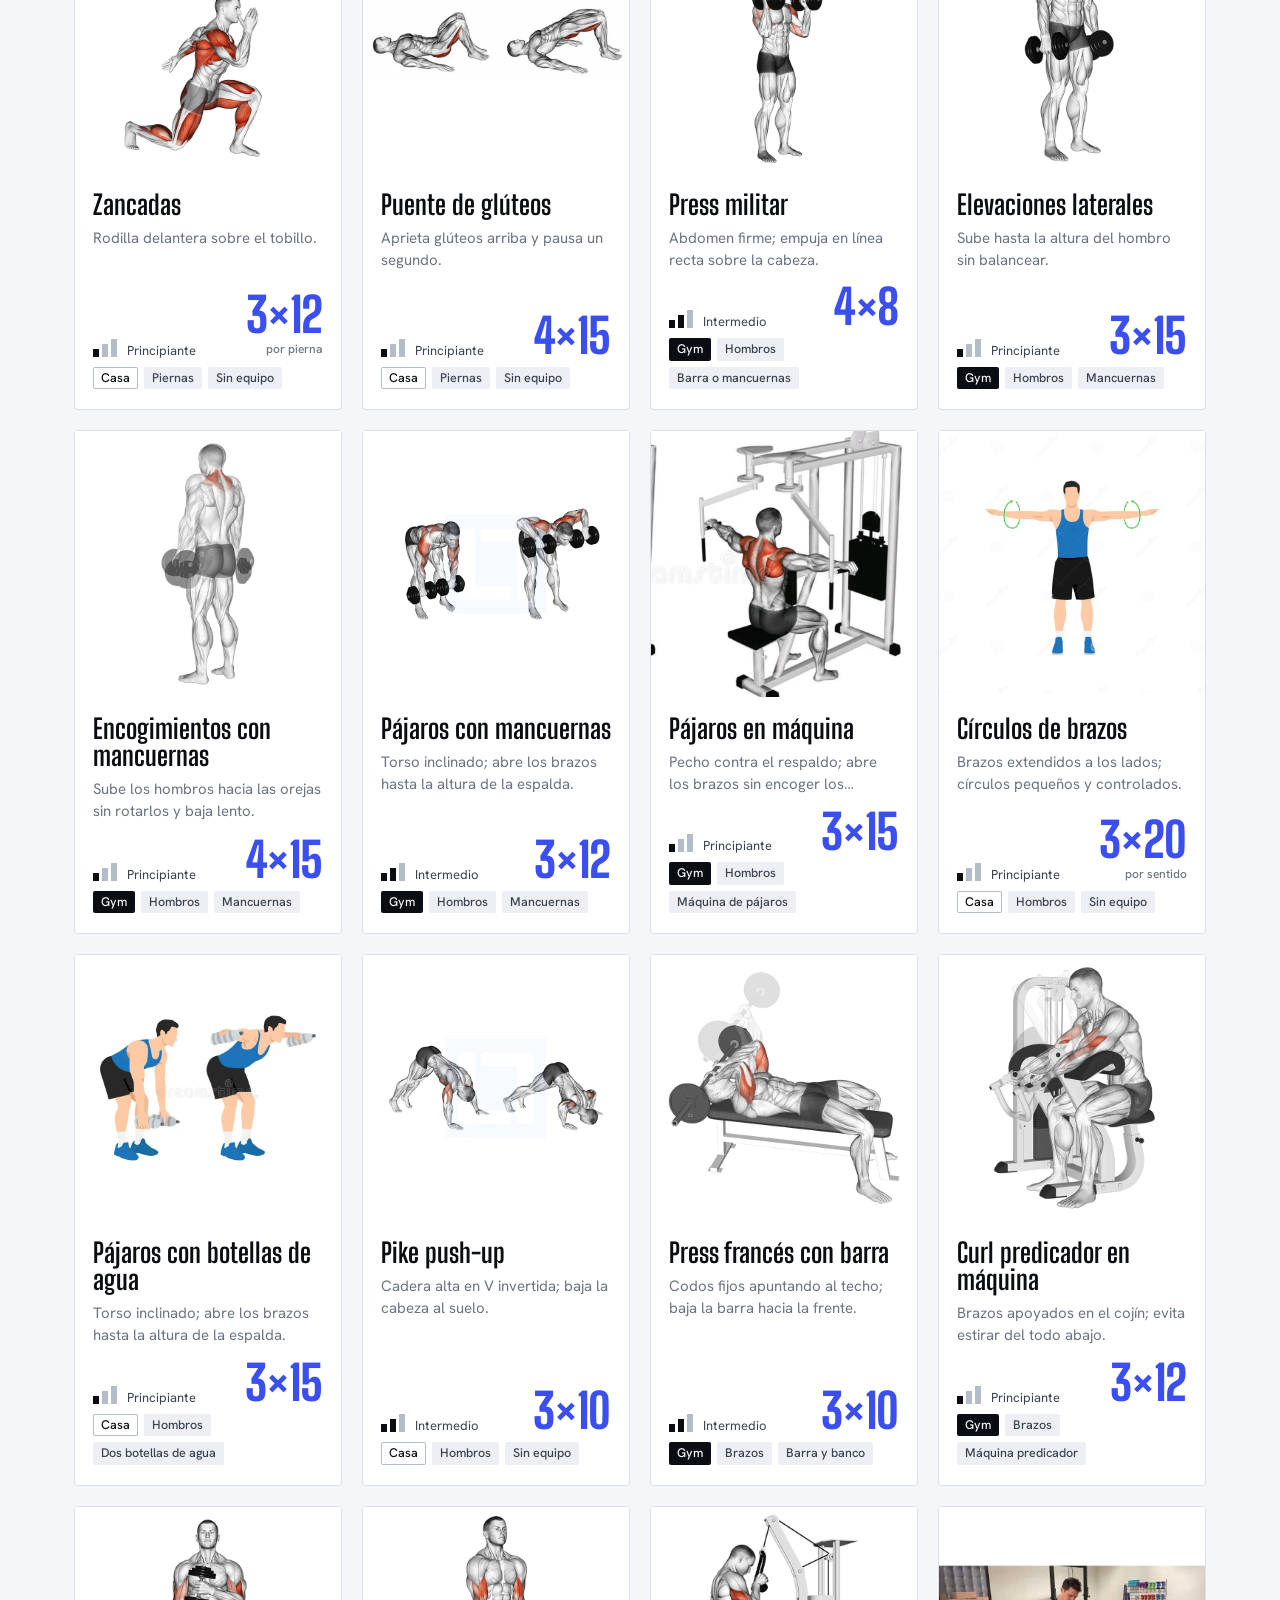
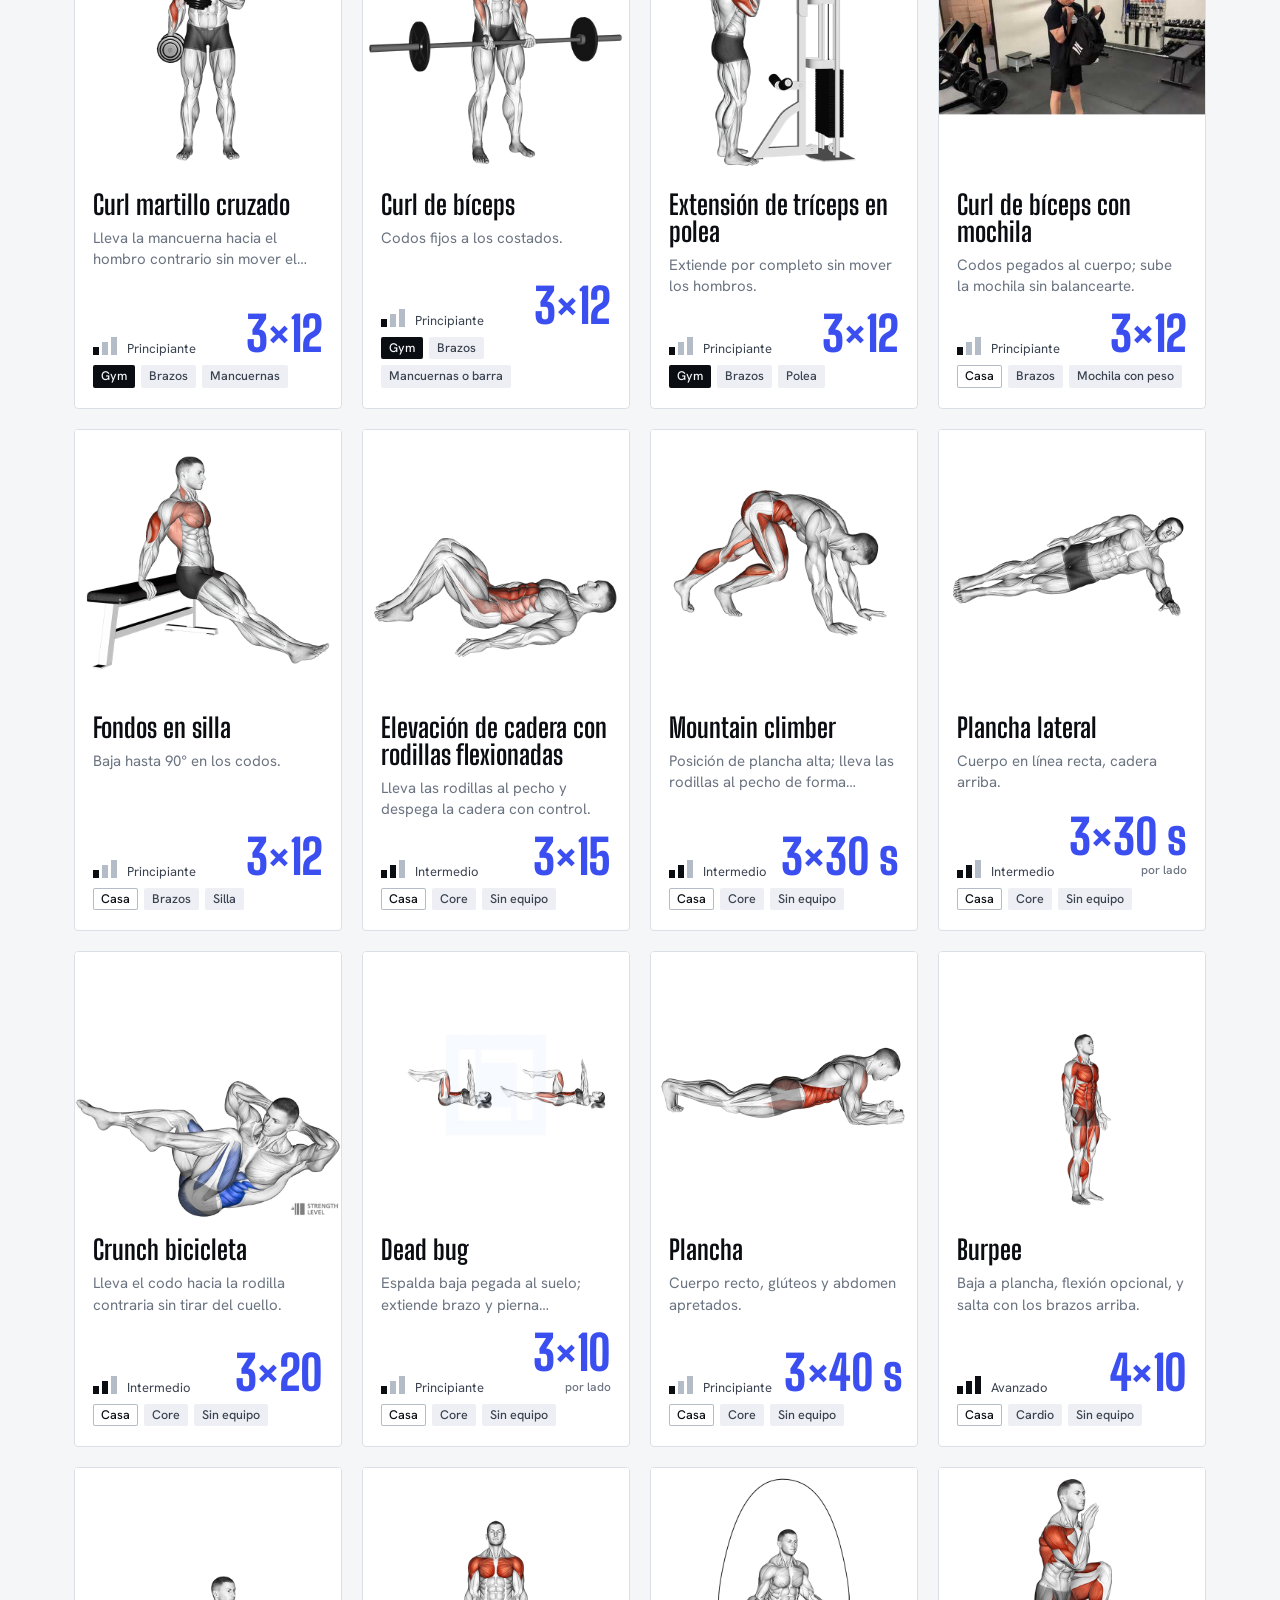
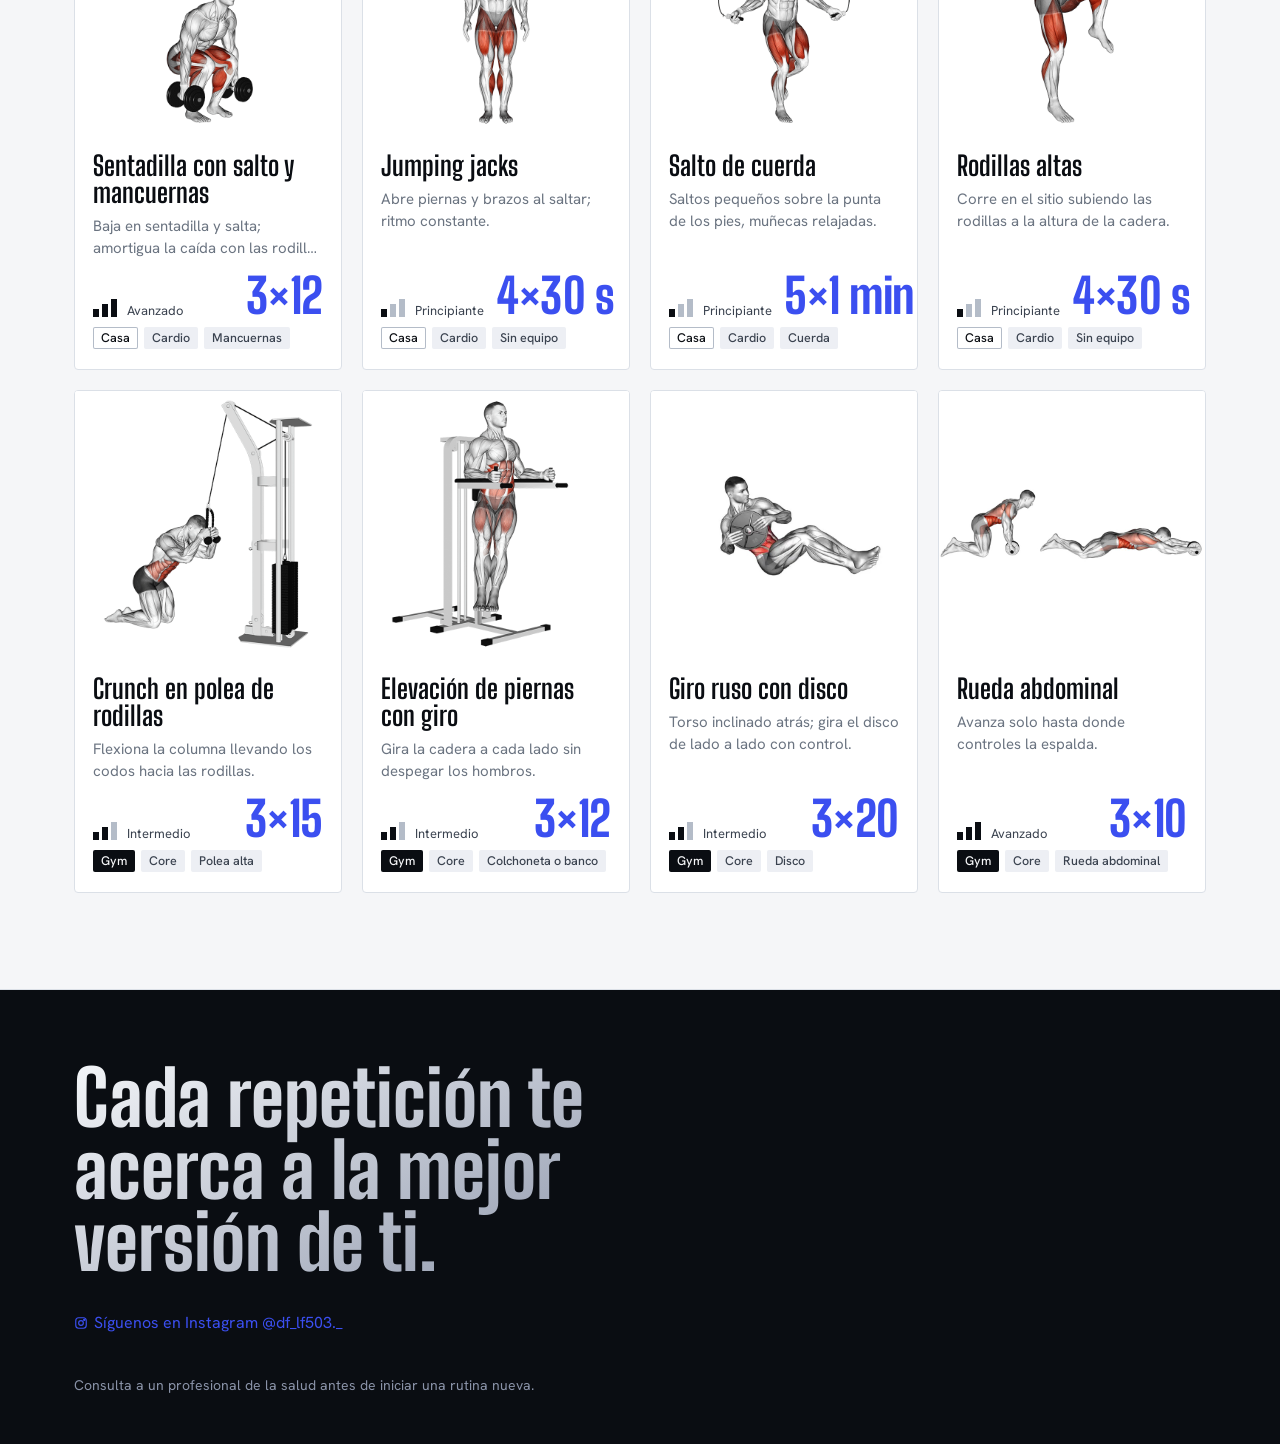
<file: ejercicios.html>
<!DOCTYPE html><html lang="es"><head><meta charset="utf-8"><meta name="viewport" content="width=device-width,initial-scale=1"><title>Ejercicios · FitZone</title>
<meta name="description" content="Todos los ejercicios de FitZone: pecho, espalda, piernas, hombros, brazos, core y cardio. Filtra por categoría y revisa la técnica de cada uno.">
<meta name="theme-color" content="#07090B">
<link rel="icon" href="img/favicon.svg" type="image/svg+xml">
<meta property="og:type" content="website"><meta property="og:site_name" content="FitZone"><meta property="og:locale" content="es_SV">
<meta property="og:title" content="Ejercicios · FitZone"><meta property="og:description" content="Todos los ejercicios de FitZone: pecho, espalda, piernas, hombros, brazos, core y cardio. Filtra por categoría y revisa la técnica de cada uno.">
<meta name="twitter:card" content="summary"><link rel="preconnect" href="https://fonts.googleapis.com"><link rel="preconnect" href="https://fonts.gstatic.com" crossorigin><link rel="stylesheet" href="https://fonts.googleapis.com/css2?family=Big+Shoulders+Display:wght@700;800&family=Hanken+Grotesk:wght@400;500;600&display=swap"><script>try{document.documentElement.dataset.theme=localStorage.getItem("fz-theme")||(matchMedia("(prefers-color-scheme:light)").matches?"light":"dark")}catch(e){}</script><link rel="stylesheet" href="styles.css"></head><body data-page="all">
<div class="wrap page-h reveal"><h1>Todos los ejercicios</h1><p>Gym y casa, organizados por parte del cuerpo.</p></div><div class="wrap"><p class="muted" id="count" style="margin:0 4px 18px"></p><div class="chips" id="chips"></div><div class="grid" id="grid"></div></div>
<script src="app.js"></script></body></html>
</file>
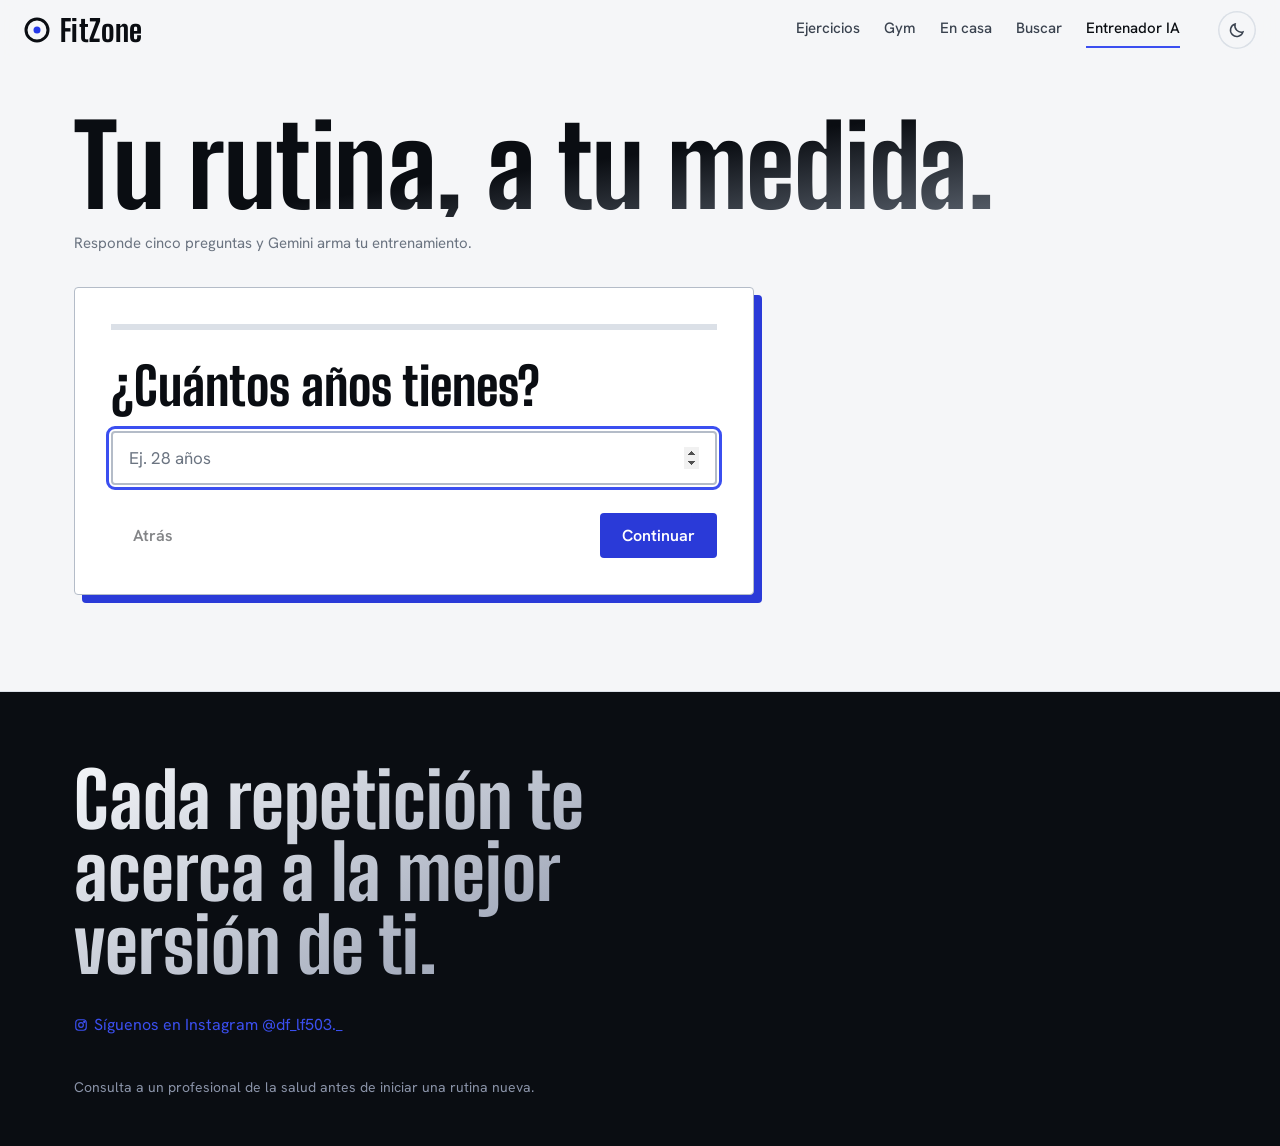
<file: entrenador-ia.html>
<!DOCTYPE html><html lang="es"><head><meta charset="utf-8"><meta name="viewport" content="width=device-width,initial-scale=1"><title>Entrenador IA · FitZone</title>
<meta name="description" content="Responde cinco preguntas y el entrenador IA arma tu rutina personalizada con ejercicios de FitZone.">
<meta name="theme-color" content="#07090B">
<link rel="icon" href="img/favicon.svg" type="image/svg+xml">
<meta property="og:type" content="website"><meta property="og:site_name" content="FitZone"><meta property="og:locale" content="es_SV">
<meta property="og:title" content="Entrenador IA · FitZone"><meta property="og:description" content="Responde cinco preguntas y el entrenador IA arma tu rutina personalizada con ejercicios de FitZone.">
<meta name="twitter:card" content="summary"><link rel="preconnect" href="https://fonts.googleapis.com"><link rel="preconnect" href="https://fonts.gstatic.com" crossorigin><link rel="stylesheet" href="https://fonts.googleapis.com/css2?family=Big+Shoulders+Display:wght@700;800&family=Hanken+Grotesk:wght@400;500;600&display=swap"><script>try{document.documentElement.dataset.theme=localStorage.getItem("fz-theme")||(matchMedia("(prefers-color-scheme:light)").matches?"light":"dark")}catch(e){}</script><link rel="stylesheet" href="styles.css"></head><body data-page="ai">
<div class="wrap page-h reveal"><h1>Tu rutina, a tu medida.</h1><p>Responde cinco preguntas y Gemini arma tu entrenamiento.</p></div><div class="wrap"><div class="panel" id="wiz"></div></div>
<script src="app.js"></script></body></html>
</file>
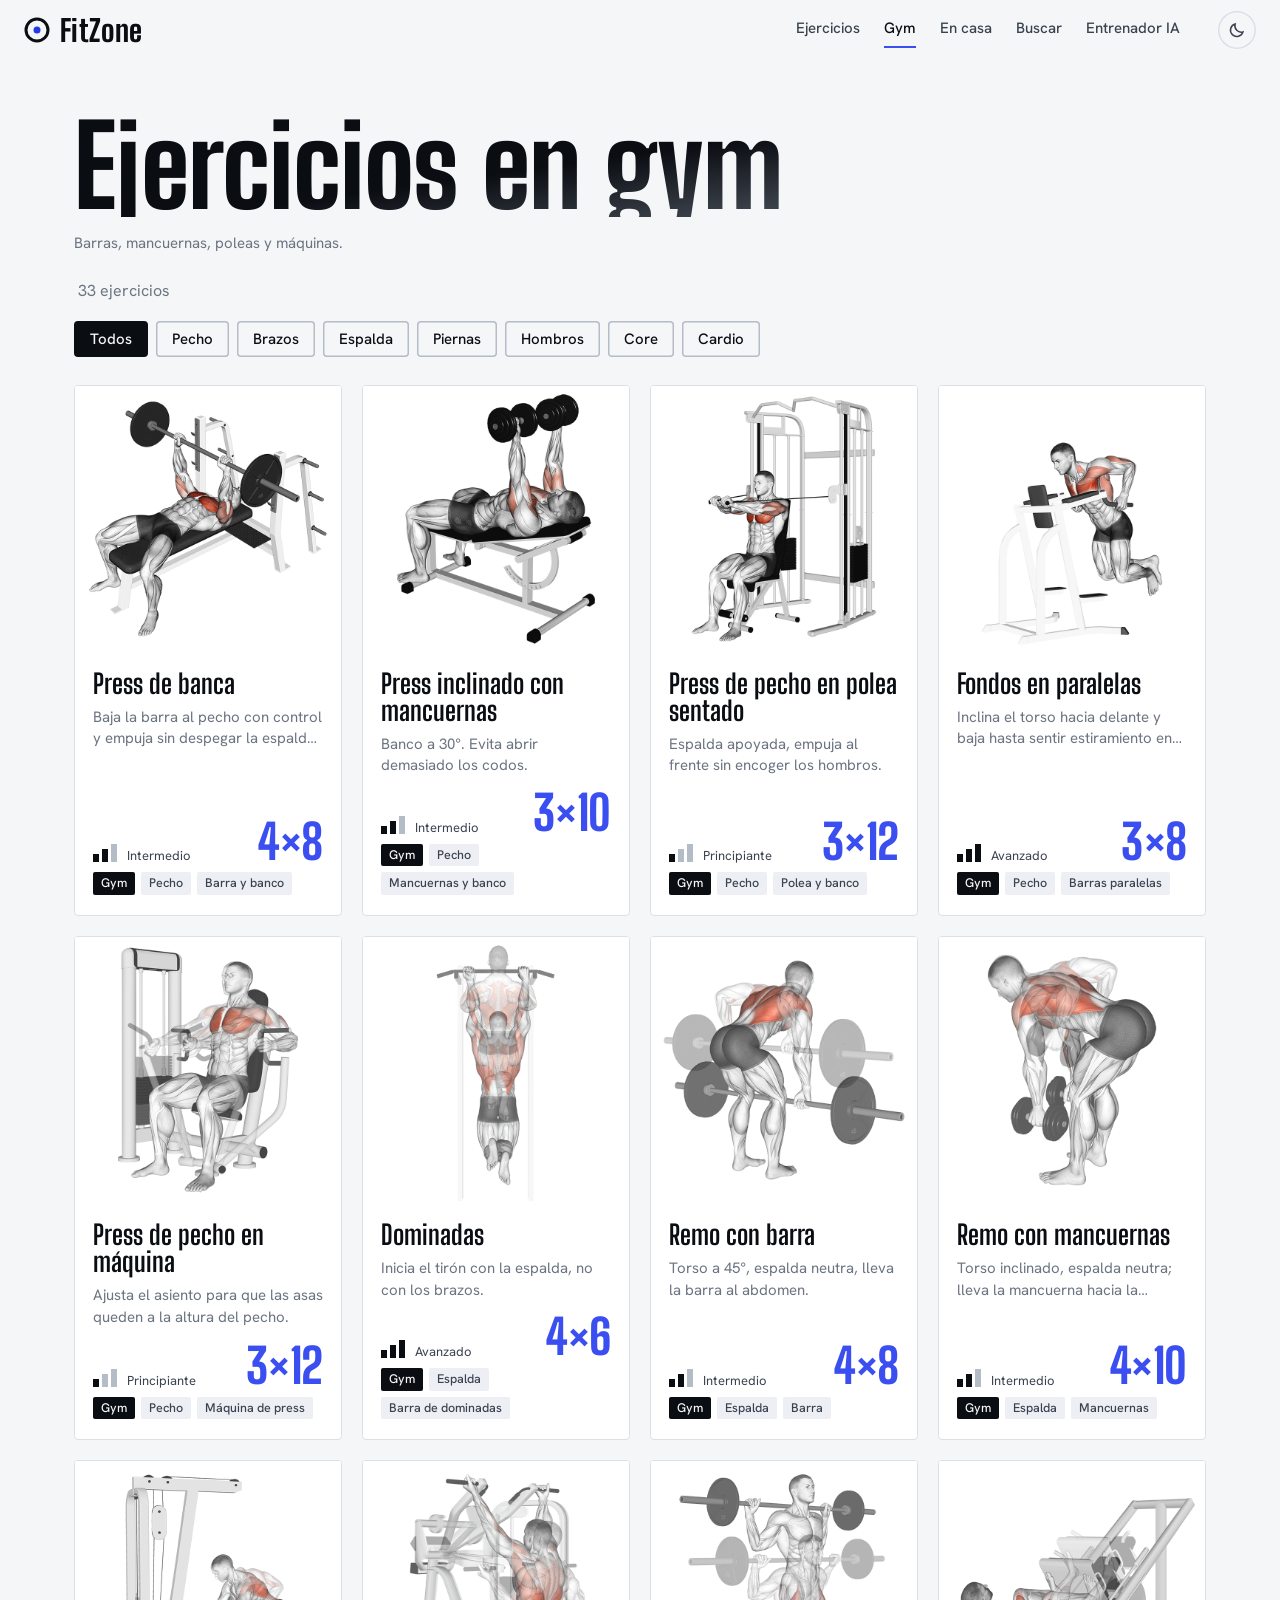
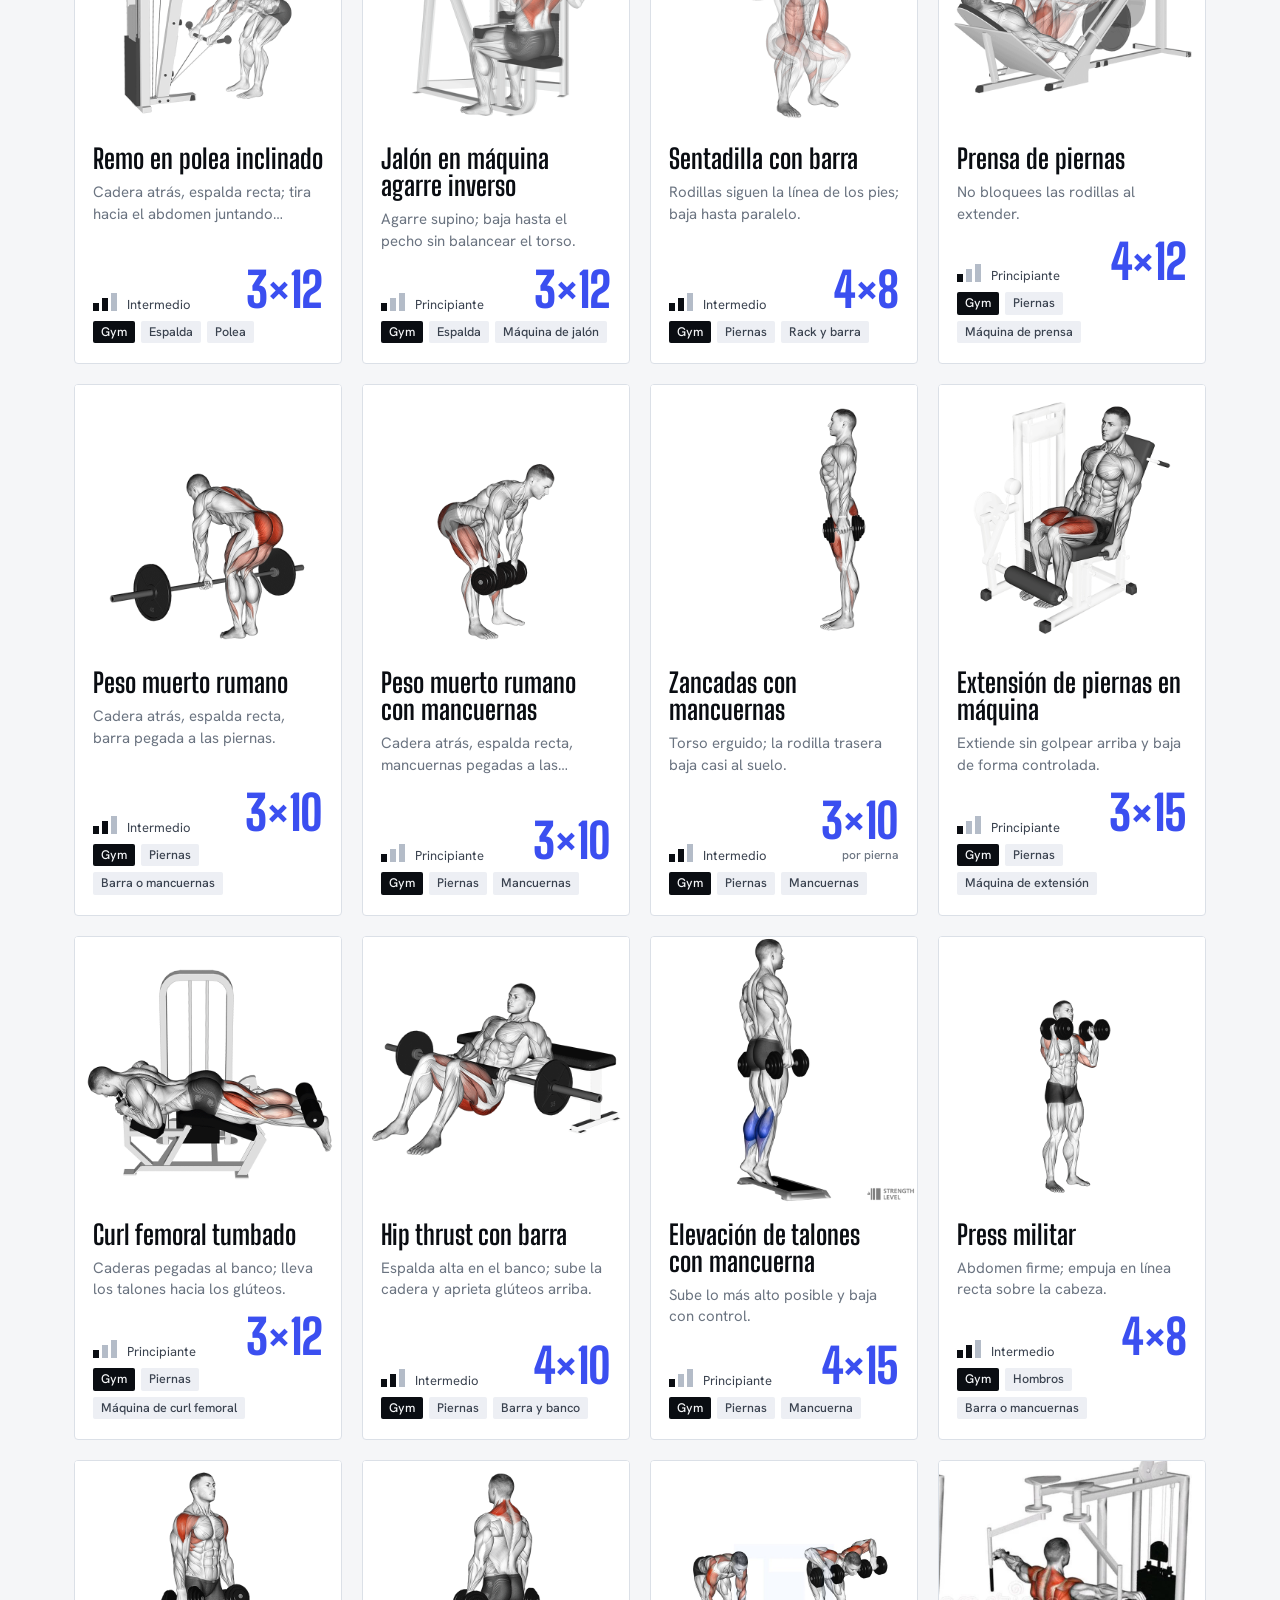
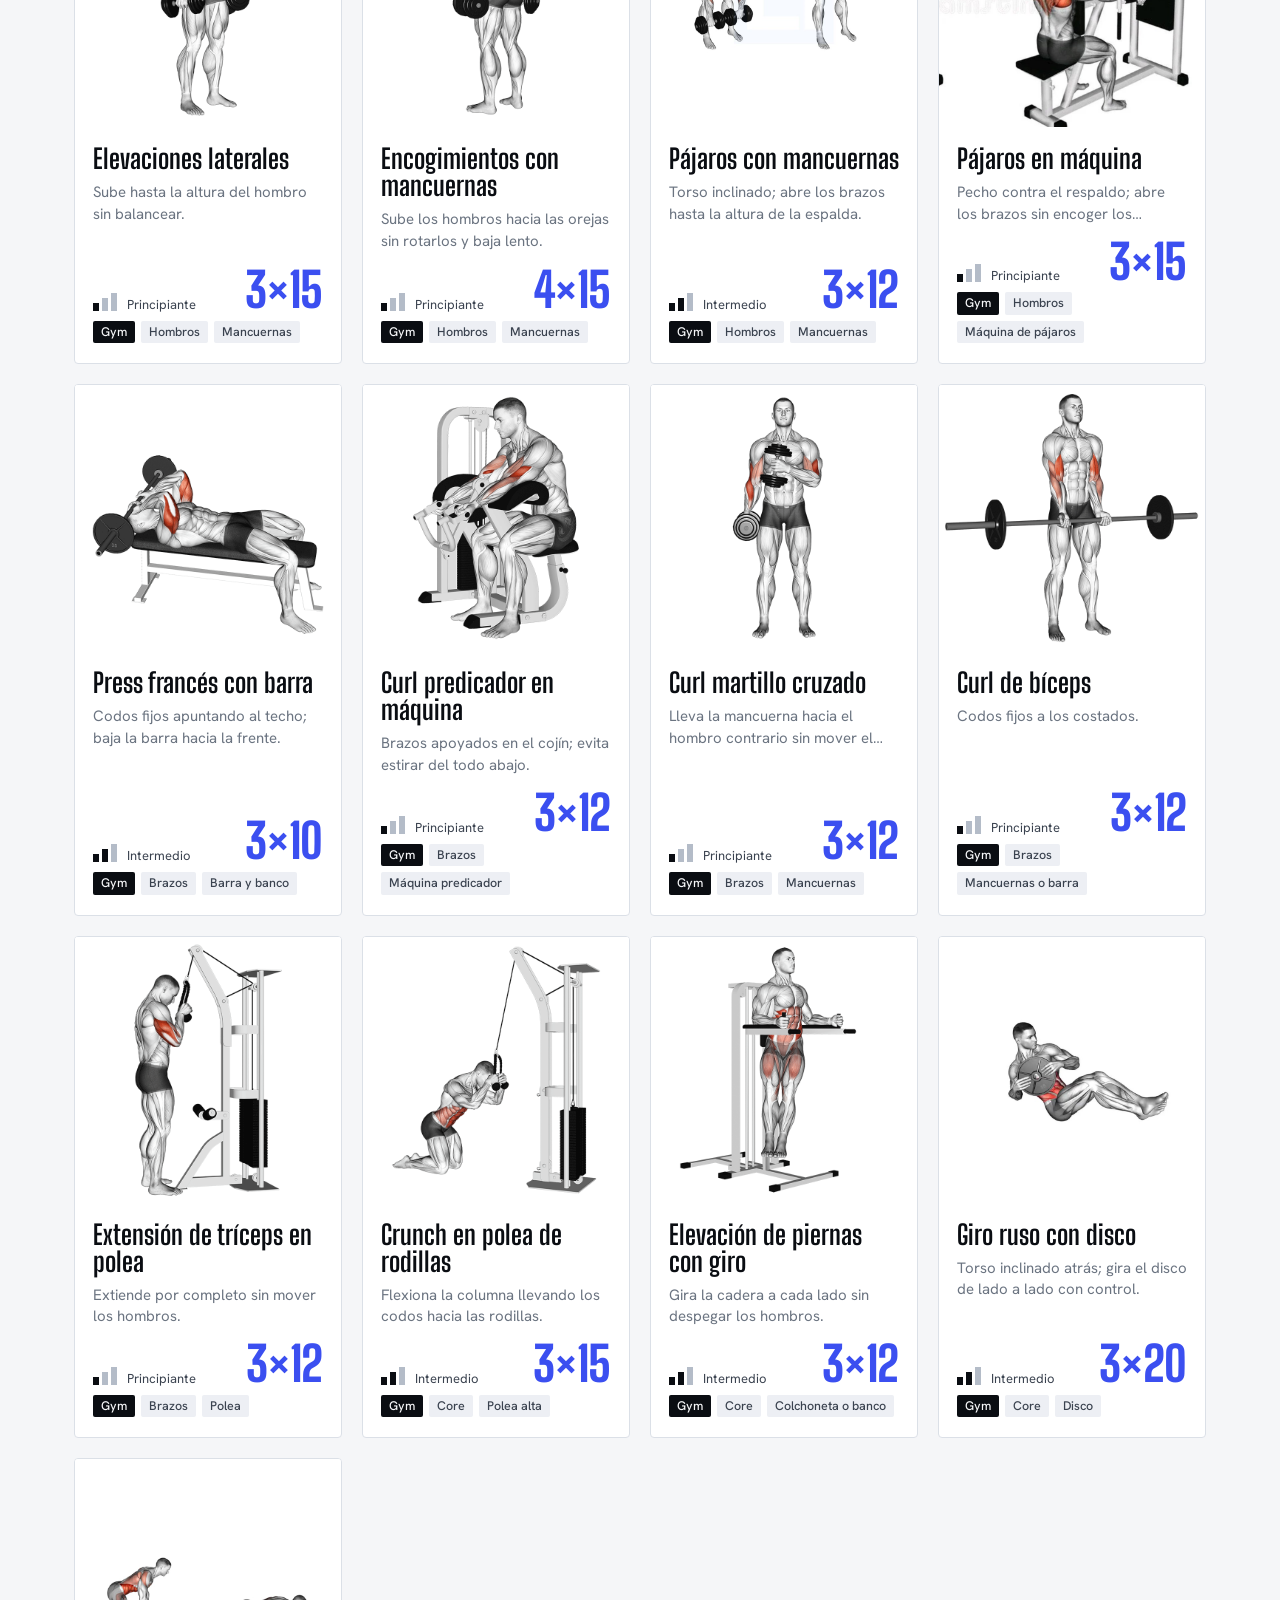
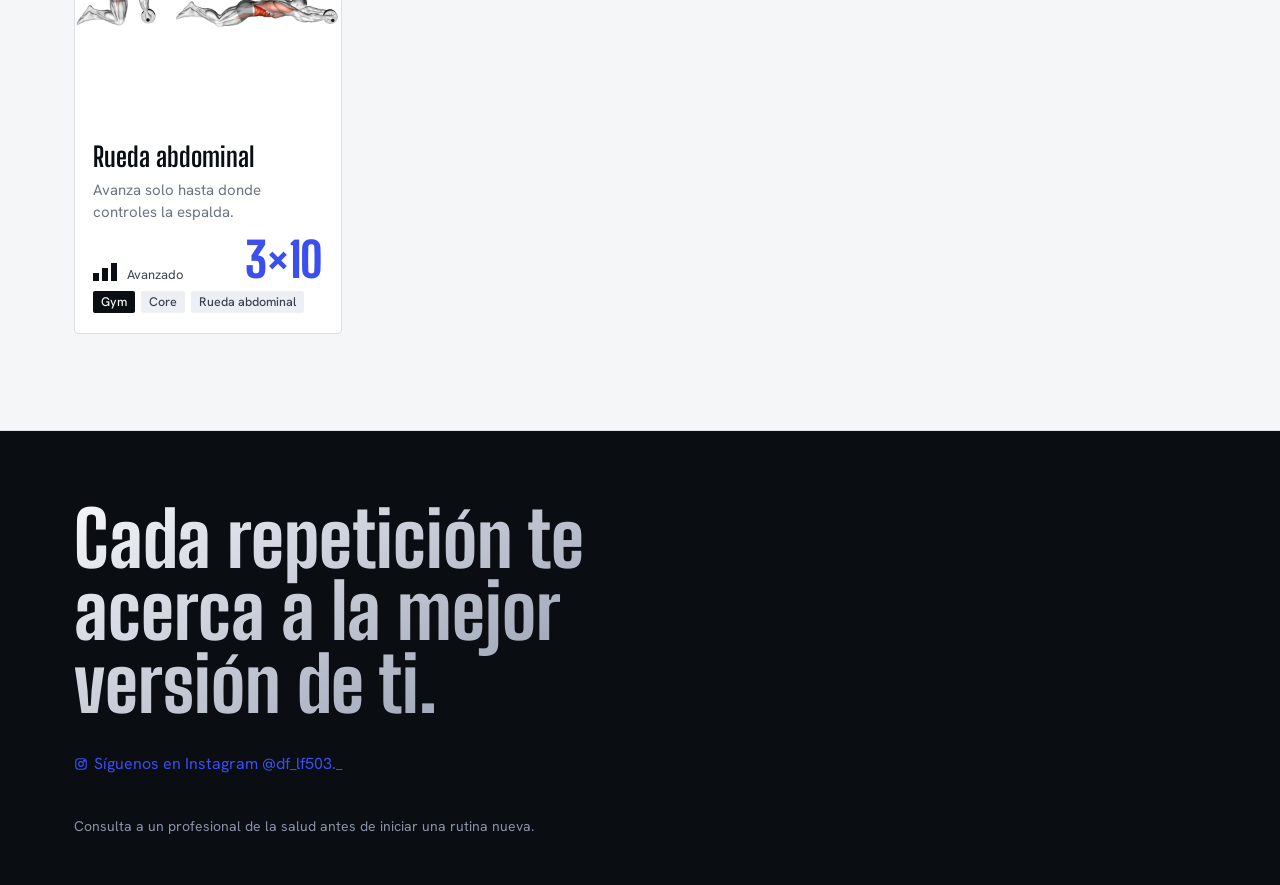
<file: gym.html>
<!DOCTYPE html><html lang="es"><head><meta charset="utf-8"><meta name="viewport" content="width=device-width,initial-scale=1"><title>Ejercicios en gym · FitZone</title>
<meta name="description" content="Ejercicios de gym con barra, mancuernas, poleas y máquinas: series, repeticiones y técnica paso a paso.">
<meta name="theme-color" content="#07090B">
<link rel="icon" href="img/favicon.svg" type="image/svg+xml">
<meta property="og:type" content="website"><meta property="og:site_name" content="FitZone"><meta property="og:locale" content="es_SV">
<meta property="og:title" content="Ejercicios en gym · FitZone"><meta property="og:description" content="Ejercicios de gym con barra, mancuernas, poleas y máquinas: series, repeticiones y técnica paso a paso.">
<meta name="twitter:card" content="summary"><link rel="preconnect" href="https://fonts.googleapis.com"><link rel="preconnect" href="https://fonts.gstatic.com" crossorigin><link rel="stylesheet" href="https://fonts.googleapis.com/css2?family=Big+Shoulders+Display:wght@700;800&family=Hanken+Grotesk:wght@400;500;600&display=swap"><script>try{document.documentElement.dataset.theme=localStorage.getItem("fz-theme")||(matchMedia("(prefers-color-scheme:light)").matches?"light":"dark")}catch(e){}</script><link rel="stylesheet" href="styles.css"></head><body data-page="gym">
<div class="wrap page-h reveal"><h1>Ejercicios en gym</h1><p>Barras, mancuernas, poleas y máquinas.</p></div><div class="wrap"><p class="muted" id="count" style="margin:0 4px 18px"></p><div class="chips" id="chips"></div><div class="grid" id="grid"></div></div>
<script src="app.js"></script></body></html>
</file>
<file: styles.css>
/* ============================================================
   FitZone — sistema de diseño
   Tema oscuro por defecto, tema claro con [data-theme="light"]
   ============================================================ */
:root{
  --bg:#07090B;--surface:#13171C;--surface-2:#1C2128;--text:#F3F5F8;--soft:#C7CCD4;--muted:#929AA6;--line:#2B323B;--edge:#4B535E;
  --accent:#7C8BFF;--btn:#3B4FF0;--btn-h:#4C5FF5;
  --footer:#000;--on-footer:#F3F5F8;--img:#FFFFFF;
  --nav-bg:rgba(7,9,11,.72);
  --glow:rgba(124,139,255,.18);--glow-2:rgba(59,79,240,.14);--grid:rgba(255,255,255,.05);
  --ring:0 0 0 3px var(--accent);
  --disp:'Big Shoulders Display','Arial Narrow','Roboto Condensed',Impact,sans-serif;
  --text-font:'Hanken Grotesk',ui-sans-serif,system-ui,-apple-system,"Segoe UI",Roboto,sans-serif;
  color-scheme:dark;
}
[data-theme="light"]{
  --bg:#F5F6F8;--surface:#FFFFFF;--surface-2:#EDEFF4;--text:#0A0D12;--soft:#3A424F;--muted:#6B7481;--line:#DBE0E7;--edge:#B4BCC8;
  --accent:#3B4FF0;--btn:#2A3AD8;--btn-h:#3B4FF0;
  --footer:#0A0D12;--on-footer:#F3F5F8;--img:#FFFFFF;
  --nav-bg:rgba(245,246,248,.78);
  --glow:rgba(59,79,240,.13);--glow-2:rgba(124,139,255,.14);--grid:rgba(10,13,18,.05);
  color-scheme:light;
}
*{box-sizing:border-box;margin:0}
html{scroll-behavior:smooth;background:var(--bg)}
body{background:var(--bg);color:var(--text);font:400 16px/1.5 var(--text-font);-webkit-font-smoothing:antialiased;
  transition:background-color .3s ease,color .3s ease}
a{color:var(--accent);text-decoration:none}a:hover{text-decoration:underline}
:focus-visible{outline:3px solid var(--accent);outline-offset:3px}
img{transition:opacity .2s ease}

/* ---------- Navegación ---------- */
.nav{position:sticky;top:0;z-index:9;height:60px;background:var(--nav-bg);
  -webkit-backdrop-filter:blur(14px) saturate(140%);backdrop-filter:blur(14px) saturate(140%);
  border-bottom:1px solid transparent;display:flex;align-items:center;gap:32px;padding:0 24px;
  overflow-x:auto;white-space:nowrap;scrollbar-width:none;
  transition:border-color .3s ease,box-shadow .3s ease,background-color .3s ease}
.nav::-webkit-scrollbar{display:none}
.nav.solid{border-bottom-color:var(--line);box-shadow:0 10px 30px -22px #000}
.logo{display:flex;align-items:center;gap:10px;flex:none;font:800 30px/1 var(--disp);color:var(--text);letter-spacing:.01em}
.logo:hover{text-decoration:none}
.logo svg{transition:transform .5s cubic-bezier(.2,.8,.2,1)}
.logo:hover svg{transform:rotate(180deg)}
.logo svg circle:last-of-type{transition:fill .3s ease}
.links{display:flex;gap:24px;margin-left:auto}
.nav .links a{position:relative;color:var(--soft);font-weight:500;font-size:15px;padding:6px 0;border-bottom:2px solid transparent;transition:color .2s ease,border-color .2s ease}
.nav .links a:hover{color:var(--text);text-decoration:none;border-color:var(--edge)}
.nav .links a.on{color:var(--text);border-color:var(--accent)}
.theme{display:flex;align-items:center;justify-content:center;flex:none;width:38px;height:38px;margin-left:6px;
  border:0;border-radius:50%;background:transparent;color:var(--soft);cursor:pointer;
  box-shadow:inset 0 0 0 1.5px var(--line);transition:color .2s,background-color .2s,box-shadow .2s,transform .2s}
.theme:hover{color:var(--text);box-shadow:inset 0 0 0 1.5px var(--edge);transform:rotate(-18deg)}
.theme svg{width:18px;height:18px}
.theme .moon{display:none}
[data-theme="light"] .theme .sun{display:none}
[data-theme="light"] .theme .moon{display:block}
.prog{position:fixed;top:0;left:0;height:3px;width:0;z-index:12;background:linear-gradient(90deg,var(--btn),var(--accent));
  border-radius:0 2px 2px 0;pointer-events:none;transition:width .1s linear}

.wrap{max-width:1180px;margin:0 auto;padding:0 24px}

/* ---------- Inicio ---------- */
.hero{position:relative;isolation:isolate;max-width:1180px;margin:0 auto;padding:56px 24px 88px;
  display:grid;grid-template-columns:minmax(0,1.15fr) minmax(0,.85fr);gap:56px;align-items:center}
.hero::before{content:"";position:absolute;z-index:-1;inset:-15% -12% 10% -12%;pointer-events:none;
  background:
    radial-gradient(46rem 26rem at 8% 0%,var(--glow),transparent 62%),
    radial-gradient(38rem 24rem at 92% 22%,var(--glow-2),transparent 60%),
    linear-gradient(var(--grid) 1px,transparent 1px) 0 0/100% 46px,
    linear-gradient(90deg,var(--grid) 1px,transparent 1px) 0 0/46px 100%;
  -webkit-mask-image:radial-gradient(70% 70% at 40% 30%,#000 30%,transparent 100%);
  mask-image:radial-gradient(70% 70% at 40% 30%,#000 30%,transparent 100%);
  animation:drift 22s ease-in-out infinite alternate}
@keyframes drift{0%{transform:translate3d(0,0,0) scale(1)}100%{transform:translate3d(0,-16px,0) scale(1.04)}}
.hero h1{font:800 clamp(80px,12vw,168px)/.84 var(--disp);letter-spacing:-.01em;
  background:linear-gradient(172deg,var(--text) 42%,var(--muted));-webkit-background-clip:text;background-clip:text;
  -webkit-text-fill-color:transparent;color:var(--text)}
.hero p{color:var(--soft);font-size:19px;line-height:1.5;max-width:46ch;margin:28px 0 32px}
.cta{display:flex;gap:12px;flex-wrap:wrap}
.hm{position:relative;width:100%;max-width:520px;justify-self:end;background:var(--surface);border:1px solid var(--edge);
  border-radius:4px;box-shadow:8px 8px 0 var(--btn);overflow:hidden;
  transition:box-shadow .3s ease,transform .3s cubic-bezier(.2,.8,.2,1)}
.hm:hover{transform:translate(-3px,-3px);box-shadow:12px 12px 0 var(--btn)}
.sw{position:relative;display:grid;grid-template-columns:1fr 1fr;border-bottom:1px solid var(--edge);background:var(--surface-2)}
.sw button{position:relative;z-index:1;font:700 22px/1 var(--disp);padding:14px;border:0;background:transparent;color:var(--muted);cursor:pointer;transition:color .25s ease}
.sw button[aria-pressed=true]{color:var(--bg)}
.sw button:not([aria-pressed=true]):hover{color:var(--text)}
.sw button+button{border-left:1px solid var(--edge)}
.sw::after{content:"";position:absolute;z-index:0;top:0;left:0;width:50%;height:100%;background:var(--text);
  transition:transform .38s cubic-bezier(.4,1.3,.4,1);pointer-events:none}
.sw[data-p="casa"]::after{transform:translateX(100%)}
.sw button:focus-visible{outline-offset:-3px}
.hi{position:relative;display:block;width:100%;border:0;padding:0;background:var(--img);cursor:pointer;overflow:hidden}
.hi img{display:block;width:100%;aspect-ratio:1;object-fit:cover;transition:opacity .15s,transform .6s cubic-bezier(.2,.7,.2,1)}
.hi:hover img,.hi:focus-visible img{transform:scale(1.045)}
.hih{position:absolute;left:0;right:0;bottom:0;display:flex;align-items:center;justify-content:center;gap:8px;
  padding:16px;font:600 15px/1 var(--text-font);color:#fff;
  background:linear-gradient(transparent,rgba(0,0,0,.72));opacity:0;transform:translateY(10px);
  transition:opacity .25s ease,transform .25s ease}
.hi:hover .hih,.hi:focus-visible .hih{opacity:1;transform:none}
.hib{position:absolute;top:12px;left:12px;z-index:1;padding:6px 10px;border-radius:2px;
  background:rgba(0,0,0,.72);color:#fff;font:600 12.5px/1 var(--text-font);letter-spacing:.02em}
.hc{display:flex;justify-content:space-between;align-items:flex-end;gap:16px;padding:16px 18px 18px;border-top:1px solid var(--line)}
.hc strong{display:block;font:700 28px/1 var(--disp)}
.hc small{display:block;color:var(--muted);font-size:14px;margin-top:8px}
.hc .sr{font-size:60px}
.sr{font:800 48px/.85 var(--disp);color:var(--accent);letter-spacing:-.01em;flex:none;text-align:right}
.sr small{display:block;font:500 12px/1.2 var(--text-font);color:var(--muted);letter-spacing:0;margin-top:6px}

/* Cifras del inicio */
.stats{display:grid;grid-template-columns:repeat(auto-fit,minmax(150px,1fr));gap:20px;padding:36px 0;border-top:1px solid var(--line)}
.stat b{display:block;font:800 clamp(46px,6vw,72px)/1 var(--disp);color:var(--text)}
.stat b i{font-style:normal;color:var(--accent)}
.stat span{display:block;color:var(--muted);font-size:14px;margin-top:8px}

/* Tira de ejercicios */
.ticker{overflow:hidden;border-bottom:1px solid var(--line);padding:14px 0;margin-bottom:8px;
  -webkit-mask-image:linear-gradient(90deg,transparent,#000 8%,#000 92%,transparent);
  mask-image:linear-gradient(90deg,transparent,#000 8%,#000 92%,transparent)}
.ticker:hover .track{animation-play-state:paused}
.track{display:flex;gap:34px;width:max-content;animation:slide 48s linear infinite}
.track span{font:700 26px/1 var(--disp);color:var(--muted);letter-spacing:.01em;transition:color .25s}
.track span:hover{color:var(--text)}
.track span::after{content:"·";margin-left:34px;color:var(--edge)}
@keyframes slide{from{transform:translateX(0)}to{transform:translateX(-50%)}}

.dir{margin-bottom:0}
.dr{position:relative;display:grid;grid-template-columns:minmax(0,1fr) auto;align-items:baseline;gap:8px 32px;
  padding:28px 16px;border-bottom:1px solid var(--edge);color:var(--text);transition:background-color .25s ease,padding .25s ease}
.dr h3{font:800 clamp(44px,7vw,84px)/.95 var(--disp)}
.dr p{grid-column:1;color:var(--muted);max-width:52ch;transition:color .25s ease}
.dr .ct{grid-column:2;grid-row:1;font-weight:600;color:var(--muted);transition:color .25s ease}
.dr::after{content:"→";position:absolute;right:16px;bottom:26px;font:700 30px/1 var(--disp);color:#fff;opacity:0;
  transform:translateX(-14px);transition:opacity .25s ease,transform .25s ease}
.dr:hover{background:var(--btn);color:#fff;text-decoration:none;padding-left:26px}
.dr:hover p,.dr:hover .ct{color:rgba(255,255,255,.85)}
.dr:hover::after{opacity:1;transform:none}

/* Bloque final de llamada a la acción */
.band{margin:80px 0 96px;padding:56px 40px;background:var(--surface);border:1px solid var(--edge);
  border-radius:4px;box-shadow:8px 8px 0 var(--btn);display:grid;grid-template-columns:minmax(0,1fr) auto;gap:32px;align-items:center}
.band h2{font:800 clamp(40px,5.5vw,68px)/.92 var(--disp)}
.band p{color:var(--soft);font-size:18px;margin-top:14px;max-width:48ch}
.band>div:last-child{justify-self:end}

/* ---------- Páginas interiores ---------- */
.page-h{padding-top:56px;padding-bottom:24px}
.page-h h1{font:800 clamp(56px,9vw,112px)/.9 var(--disp);letter-spacing:-.005em;
  background:linear-gradient(172deg,var(--text) 45%,var(--muted));-webkit-background-clip:text;background-clip:text;
  -webkit-text-fill-color:transparent;color:var(--text)}
.page-h p{color:var(--soft);font-size:19px;margin-top:16px;max-width:52ch}

/* ---------- Botones y controles ---------- */
.btn{display:inline-block;background:var(--btn);color:#fff;border:0;border-radius:4px;padding:13px 22px;
  font:600 16px/1.2 var(--text-font);cursor:pointer;transition:background-color .2s,transform .12s,box-shadow .25s}
.btn:hover{background:var(--btn-h);text-decoration:none;box-shadow:0 12px 26px -14px var(--btn)}
.btn:active{transform:translateY(1px)}
.btn.o{background:none;color:var(--text);box-shadow:inset 0 0 0 1.5px var(--edge)}
.btn.o:hover{background:var(--text);color:var(--bg);box-shadow:inset 0 0 0 1.5px var(--text)}
.btn[disabled]{opacity:.5;cursor:wait;box-shadow:none;transform:none}
.chips{display:flex;gap:8px;flex-wrap:wrap;margin-bottom:28px}
.chip{background:none;color:var(--text);border:0;box-shadow:inset 0 0 0 1.5px var(--edge);border-radius:4px;padding:8px 16px;
  font:500 15px var(--text-font);cursor:pointer;transition:background-color .2s,color .2s,transform .15s,box-shadow .2s}
.chip:hover{background:var(--surface-2);transform:translateY(-1px)}
.chip:active{transform:none}
.chip.on{background:var(--text);color:var(--bg);box-shadow:none}
input,select{width:100%;background:var(--surface);border:2px solid var(--edge);color:var(--text);border-radius:4px;padding:14px 16px;font:400 17px var(--text-font)}
select{appearance:none}
input:focus,select:focus{outline:3px solid var(--accent);outline-offset:2px}
input::placeholder{color:var(--muted)}

/* ---------- Tarjetas de ejercicio ---------- */
.grid{display:grid;gap:20px;grid-template-columns:repeat(auto-fill,minmax(260px,1fr));padding-bottom:96px}
.tile{background:var(--surface);border:1px solid var(--line);border-radius:4px;padding:24px;display:flex;flex-direction:column;gap:8px}
.tile.ex{position:relative;padding:0;overflow:hidden;gap:0;cursor:pointer}
.tile.ex img{display:block;width:100%;height:auto;aspect-ratio:1;object-fit:cover;background:var(--img);
  transition:transform .55s cubic-bezier(.2,.7,.2,1)}
.tile.ex:hover img{transform:scale(1.05)}
.tile.ex .ph{aspect-ratio:1;background:var(--surface-2);display:flex;align-items:center;justify-content:center;color:var(--muted);font-size:14px}
.tile.ex .in{padding:18px 18px 20px;display:flex;flex-direction:column;gap:10px;flex:1}
.in h4{font:700 27px/1 var(--disp);align-self:start;
  background-image:linear-gradient(var(--accent),var(--accent));background-repeat:no-repeat;
  background-size:0 2px;background-position:0 100%;transition:background-size .35s cubic-bezier(.2,.8,.2,1)}
.tile.ex:hover .in h4,.tile.ex:focus-visible .in h4{background-size:100% 2px}
.in p{color:var(--muted);font-size:15px;line-height:1.45;display:-webkit-box;-webkit-line-clamp:2;-webkit-box-orient:vertical;overflow:hidden}
.foot{display:flex;justify-content:space-between;align-items:flex-end;gap:12px;margin-top:auto;padding-top:6px}
.lv{display:flex;align-items:flex-end;gap:3px;font-size:13px;color:var(--soft)}
.lv i{display:block;width:6px;background:var(--edge);transition:background-color .3s ease}
.lv i:nth-child(1){height:8px}.lv i:nth-child(2){height:13px}.lv i:nth-child(3){height:18px}
.lv i.on{background:var(--text)}
.lv span{margin-left:7px;line-height:1}
.meta{display:flex;gap:6px;flex-wrap:wrap}
.pill{font:500 12.5px/1 var(--text-font);padding:5px 8px;border-radius:2px;background:var(--surface-2);color:var(--soft)}
.pill.gym{background:var(--text);color:var(--bg)}
.pill.casa{background:none;box-shadow:inset 0 0 0 1px var(--edge);color:var(--text)}
.pill.hl{background:var(--btn);color:#fff}
.tile.ex:focus-visible{outline-offset:4px}
@media(hover:hover){
  .tile.ex{transition:transform .15s,box-shadow .15s,border-color .15s}
  .tile.ex:hover{transform:translate(-3px,-3px);border-color:var(--edge);box-shadow:5px 5px 0 var(--btn)}
}
.empty{color:var(--muted);font-size:17px;padding:40px 0;grid-column:1/-1}
.muted{color:var(--muted)}

/* ---------- Entrenador IA ---------- */
.panel{background:var(--surface);border:1px solid var(--edge);border-radius:4px;box-shadow:8px 8px 0 var(--btn);padding:36px;max-width:680px;margin:8px 0 96px}
.panel h2{font:800 clamp(36px,5vw,52px)/.95 var(--disp);margin-bottom:12px}
.bar{height:6px;background:var(--line);margin-bottom:32px;overflow:hidden}
.bar i{display:block;height:100%;background:linear-gradient(90deg,var(--btn),var(--accent));transition:width .4s cubic-bezier(.2,.8,.2,1)}
.opts{display:grid;gap:10px;grid-template-columns:repeat(auto-fit,minmax(150px,1fr));margin:20px 0}
.opt{background:var(--bg);color:var(--text);border:0;box-shadow:inset 0 0 0 1.5px var(--line);border-radius:4px;padding:22px 16px;
  font:700 26px/1.05 var(--disp);cursor:pointer;transition:box-shadow .2s,transform .18s cubic-bezier(.2,.8,.2,1)}
.opt:hover{box-shadow:inset 0 0 0 1.5px var(--edge);transform:translateY(-2px)}
.opt.on{box-shadow:inset 0 0 0 3px var(--accent);transform:none}
.row{display:flex;justify-content:space-between;gap:12px;margin-top:28px}
.err{color:#FF8A80;margin-top:14px}
.note{font-size:14px;color:var(--muted);margin-top:14px;max-width:70ch}

/* ---------- Resultado del entrenador ---------- */
.panel.wide{max-width:none;background:none;border:0;box-shadow:none;padding:0;margin-bottom:96px}
.rhead h2{margin-bottom:16px}
#wiz{scroll-margin-top:84px}
@media(max-width:640px){#wiz{scroll-margin-top:112px}}
.lead{color:var(--soft);font-size:19px;line-height:1.5;max-width:62ch;margin-bottom:16px}
.rs{font:800 clamp(30px,4vw,44px)/1 var(--disp);margin:44px 0 14px}
.rlist{padding-left:20px;max-width:70ch}
.rlist li{margin:6px 0;color:var(--soft)}
.rg{padding-bottom:0}
.ord{position:absolute;top:10px;left:10px;z-index:1;min-width:32px;height:32px;padding:0 8px;background:var(--bg);color:var(--text);
  font:800 22px/32px var(--disp);text-align:center;border-radius:2px}
.in p.how{color:var(--text);font-weight:600;font-size:16px;line-height:1.35;display:block;-webkit-line-clamp:unset;overflow:visible}
.in p.tip{color:var(--muted);font-size:14px;line-height:1.45;display:block;-webkit-line-clamp:unset;overflow:visible}
.rest{font-size:13px;color:var(--soft);line-height:1.2}
.rrow{justify-content:flex-start;margin-top:40px}

/* ---------- Detalle de ejercicio ---------- */
.modal{position:fixed;inset:0;background:rgba(0,0,0,.78);-webkit-backdrop-filter:blur(8px);backdrop-filter:blur(8px);
  display:flex;align-items:center;justify-content:center;padding:20px;z-index:20;opacity:0;pointer-events:none;transition:opacity .2s}
.modal.on{opacity:1;pointer-events:auto}
.mbox{position:relative;background:var(--surface);border:1px solid var(--edge);border-radius:4px;max-width:980px;width:100%;
  height:min(640px,90vh);display:grid;grid-template-columns:1fr 1fr;overflow:hidden;
  transform:translateY(12px) scale(.985);transition:transform .3s cubic-bezier(.2,.8,.2,1)}
.modal.on .mbox{transform:none}
.mimg{background:var(--img);height:100%;overflow:hidden;display:flex;align-items:center;justify-content:center}
.mimg img{width:100%;height:100%;object-fit:contain;display:block;opacity:0;transition:opacity .35s ease}
.mimg img.ready{opacity:1}
.mtxt{padding:36px;overflow:auto;height:100%}
.mtxt h2{font:800 clamp(38px,5vw,52px)/.95 var(--disp);margin-bottom:14px;padding-right:44px}
.mtxt h4{font:700 24px/1.05 var(--disp);margin:24px 0 8px}
.mtxt p,.mtxt li{color:var(--soft);font-size:16px;line-height:1.55}
.mtxt ul{padding-left:20px}.mtxt li{margin:5px 0}
.mnav{display:flex;align-items:center;justify-content:space-between;gap:12px;margin-top:34px;padding-top:20px;border-top:1px solid var(--line)}
.mnav .btn{padding:11px 16px;font-size:15px}
.mpos{font:500 13px/1 var(--text-font);color:var(--muted);letter-spacing:.02em}
.mx{position:absolute;top:14px;right:14px;z-index:2;width:36px;height:36px;border-radius:4px;border:0;background:var(--text);
  color:var(--bg);font:400 24px/1 var(--text-font);cursor:pointer;transition:background-color .2s,color .2s,transform .2s}
.mx:hover{background:var(--btn);color:#fff;transform:rotate(90deg)}
@media(max-width:720px){.mbox{grid-template-columns:1fr;height:auto;max-height:92vh;overflow:auto;display:block}.mimg{height:auto;aspect-ratio:1}.mtxt{height:auto;overflow:visible;padding:24px}}

/* ---------- Pie ---------- */
footer{background:var(--footer);border-top:1px solid var(--line);color:var(--on-footer);padding:72px 0 48px}
footer a{color:var(--accent)}
footer .quote{font:800 clamp(38px,6vw,76px)/.95 var(--disp);max-width:16ch;margin-bottom:32px;
  background:linear-gradient(150deg,var(--on-footer),#8A93A8);-webkit-background-clip:text;background-clip:text;-webkit-text-fill-color:transparent}
footer .fine{color:#8A93A8;font-size:14px;margin-top:40px;max-width:60ch}

/* ---------- Aparición al desplazar ---------- */
.reveal{opacity:0;transform:translateY(20px);
  transition:opacity .65s cubic-bezier(.2,.7,.2,1),transform .65s cubic-bezier(.2,.7,.2,1);transition-delay:var(--d,0ms)}
.reveal.in{opacity:1;transform:none}

@media(max-width:860px){
  .hero{grid-template-columns:1fr;gap:48px;padding-top:36px;padding-bottom:64px}
  .hm{justify-self:start}
  .nav{gap:20px;padding:0 16px}
  .links{gap:18px}
  .wrap,.hero{padding-left:16px;padding-right:16px}
  .dr{grid-template-columns:minmax(0,1fr);padding:24px 8px}
  .dr .ct{grid-column:1;grid-row:auto}
  .dr:hover{padding-left:16px}
  .panel{padding:24px}
  .band{grid-template-columns:1fr;padding:36px 24px;margin:56px 0 72px}
}
@media(max-width:640px){
  .nav{height:auto;flex-wrap:wrap;gap:2px 16px;padding:10px 16px 0;overflow:visible}
  .links{margin-left:0;width:100%;gap:14px;overflow-x:auto}
  .nav .links a{padding:8px 0;font-size:14px}
  .theme{margin-left:auto}
}
@media(prefers-reduced-motion:reduce){
  *{transition:none!important;scroll-behavior:auto!important}
  .tile.ex:hover,.hm:hover,.opt:hover,.chip:hover{transform:none!important}
  .hero::before{animation:none}
  .track{animation:none}
  .reveal{opacity:1;transform:none}
}

/* Impresión: fondo blanco para ahorrar tinta */
@media print{
  :root{--bg:#fff;--surface:#fff;--surface-2:#eee;--text:#000;--soft:#222;--muted:#444;--line:#bbb;--edge:#888;--accent:#1A2AC2;--btn:#1A2AC2}
  [data-theme="light"]{--text:#000;--soft:#222;--muted:#444;--line:#bbb;--edge:#888}
  .nav,footer,.row,.prog,.ticker{display:none!important}
  .tile.ex{break-inside:avoid;box-shadow:none!important;transform:none!important}
  .reveal{opacity:1;transform:none}
  .hero h1,.page-h h1{-webkit-text-fill-color:#000;color:#000;background:none}
}
</file>
